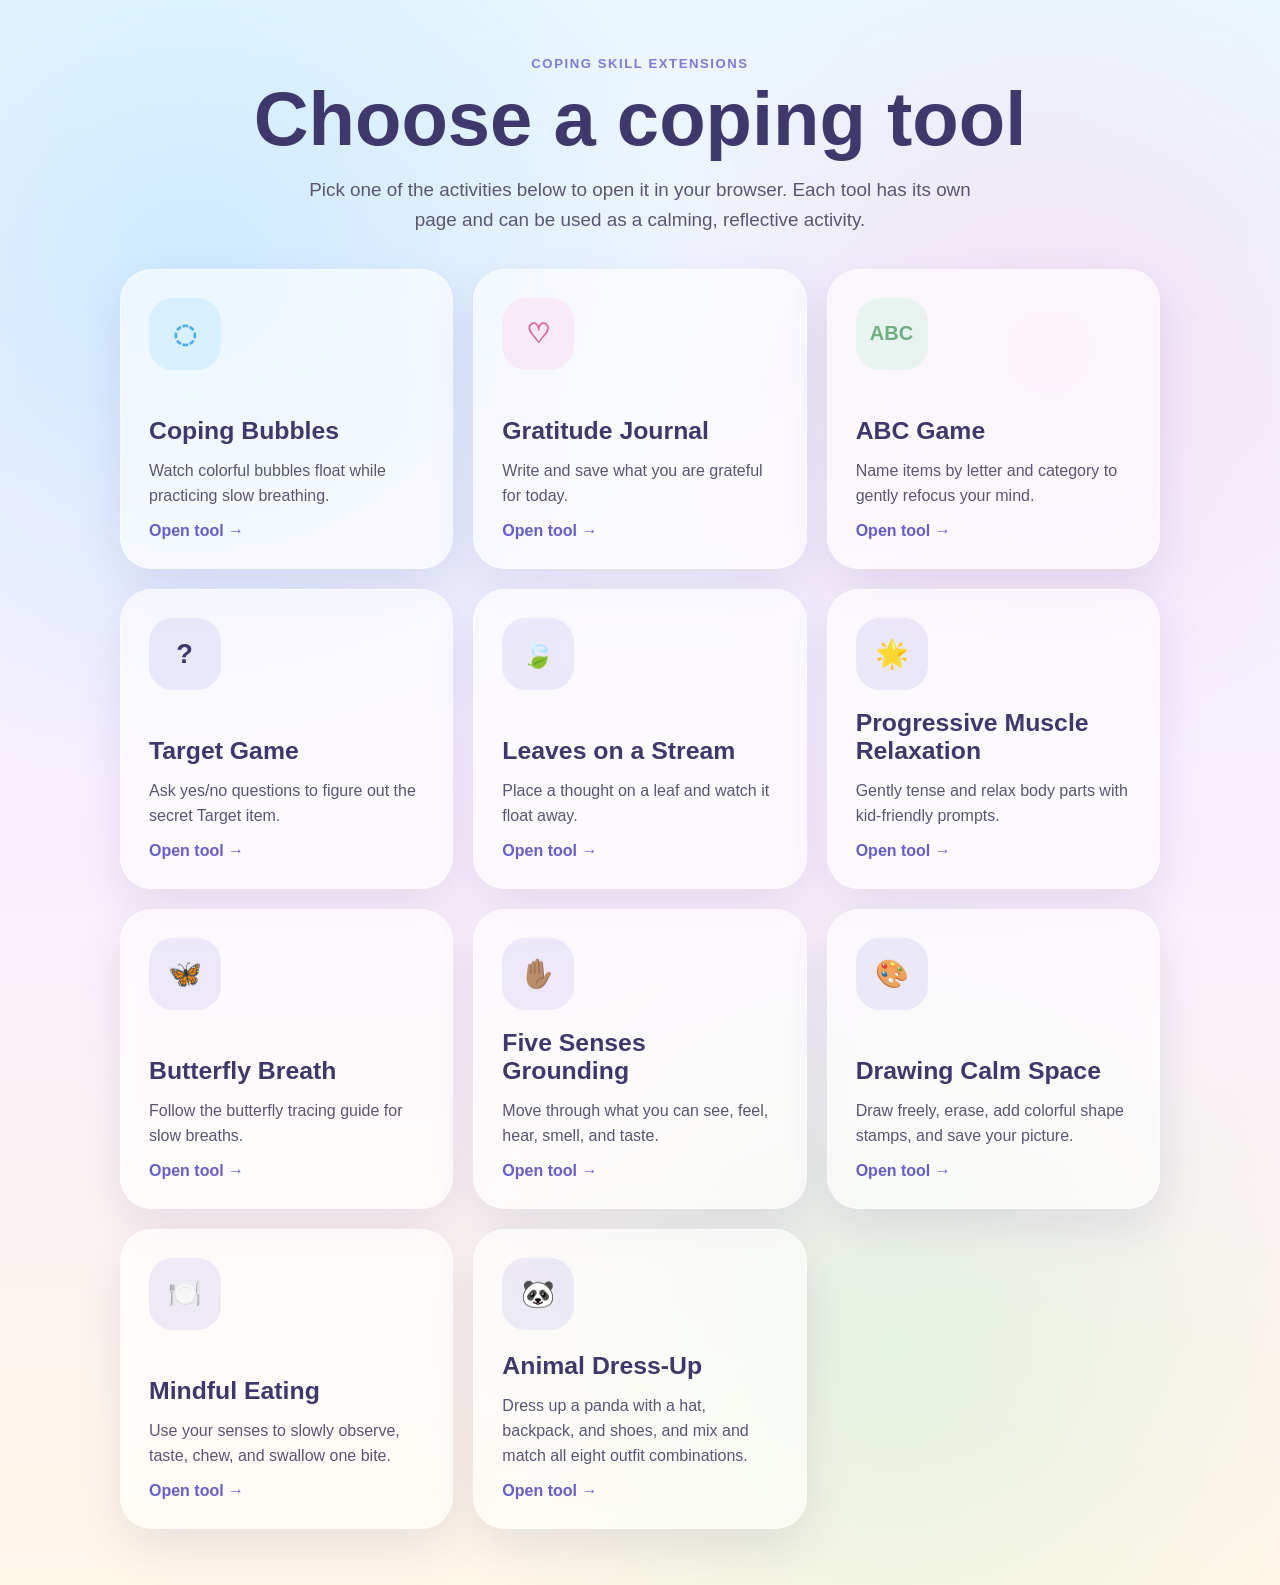
<file: index.html>
<!DOCTYPE html>
<html lang="en">
<head>
  <meta charset="UTF-8" />
  <meta name="viewport" content="width=device-width, initial-scale=1.0" />
  <title>Coping Tools Hub</title>
  <link rel="stylesheet" href="style.css" />
</head>
<body>
  <main class="hub">
    <section class="hero">
      <p class="eyebrow">Coping Skill Extensions</p>
      <h1>Choose a coping tool</h1>
      <p class="intro">Pick one of the activities below to open it in your browser. Each tool has its own page and can be used as a calming, reflective activity.</p>
    </section>

    <section class="tool-grid" aria-label="Available coping tools">
      <a class="tool-card bubbles" href="coping-bubbles/">
        <span class="icon">◌</span>
        <h2>Coping Bubbles</h2>
        <p>Watch colorful bubbles float while practicing slow breathing.</p>
        <span class="open-label">Open tool →</span>
      </a>

      <a class="tool-card gratitude" href="gratitude-journal/">
        <span class="icon">♡</span>
        <h2>Gratitude Journal</h2>
        <p>Write and save what you are grateful for today.</p>
        <span class="open-label">Open tool →</span>
      </a>

      <a class="tool-card abc" href="abc-game/">
        <span class="icon">ABC</span>
        <h2>ABC Game</h2>
        <p>Name items by letter and category to gently refocus your mind.</p>
        <span class="open-label">Open tool →</span>
      </a>

      <a class="tool-card target" href="target-game/">
        <span class="icon">?</span>
        <h2>Target Game</h2>
        <p>Ask yes/no questions to figure out the secret Target item.</p>
        <span class="open-label">Open tool →</span>
      </a>

      <a class="tool-card leaves" href="leaves-on-a-stream/">
        <span class="icon">🍃</span>
        <h2>Leaves on a Stream</h2>
        <p>Place a thought on a leaf and watch it float away.</p>
        <span class="open-label">Open tool →</span>
      </a>

      <a class="tool-card pmr" href="progressive-muscle-relaxation/">
        <span class="icon">🌟</span>
        <h2>Progressive Muscle Relaxation</h2>
        <p>Gently tense and relax body parts with kid-friendly prompts.</p>
        <span class="open-label">Open tool →</span>
      </a>

      <a class="tool-card butterfly" href="butterfly-breath/">
        <span class="icon">🦋</span>
        <h2>Butterfly Breath</h2>
        <p>Follow the butterfly tracing guide for slow breaths.</p>
        <span class="open-label">Open tool →</span>
      </a>

      <a class="tool-card senses" href="five-senses-grounding/">
        <span class="icon">✋🏽</span>
        <h2>Five Senses Grounding</h2>
        <p>Move through what you can see, feel, hear, smell, and taste.</p>
        <span class="open-label">Open tool →</span>
      </a>

      <a class="tool-card drawing" href="drawing-coloring/">
        <span class="icon">🎨</span>
        <h2>Drawing Calm Space</h2>
        <p>Draw freely, erase, add colorful shape stamps, and save your picture.</p>
        <span class="open-label">Open tool →</span>
      </a>

      <a class="tool-card mindful" href="mindful-eating/">
        <span class="icon">🍽️</span>
        <h2>Mindful Eating</h2>
        <p>Use your senses to slowly observe, taste, chew, and swallow one bite.</p>
        <span class="open-label">Open tool →</span>
      </a>

      <a class="tool-card dressup" href="animal-dress-up/">
        <span class="icon">🐼</span>
        <h2>Animal Dress-Up</h2>
        <p>Dress up a panda with a hat, backpack, and shoes, and mix and match all eight outfit combinations.</p>
        <span class="open-label">Open tool →</span>
      </a>
    </section>
  </main>

  <script src="script.js"></script>
</body>
</html>
</file>
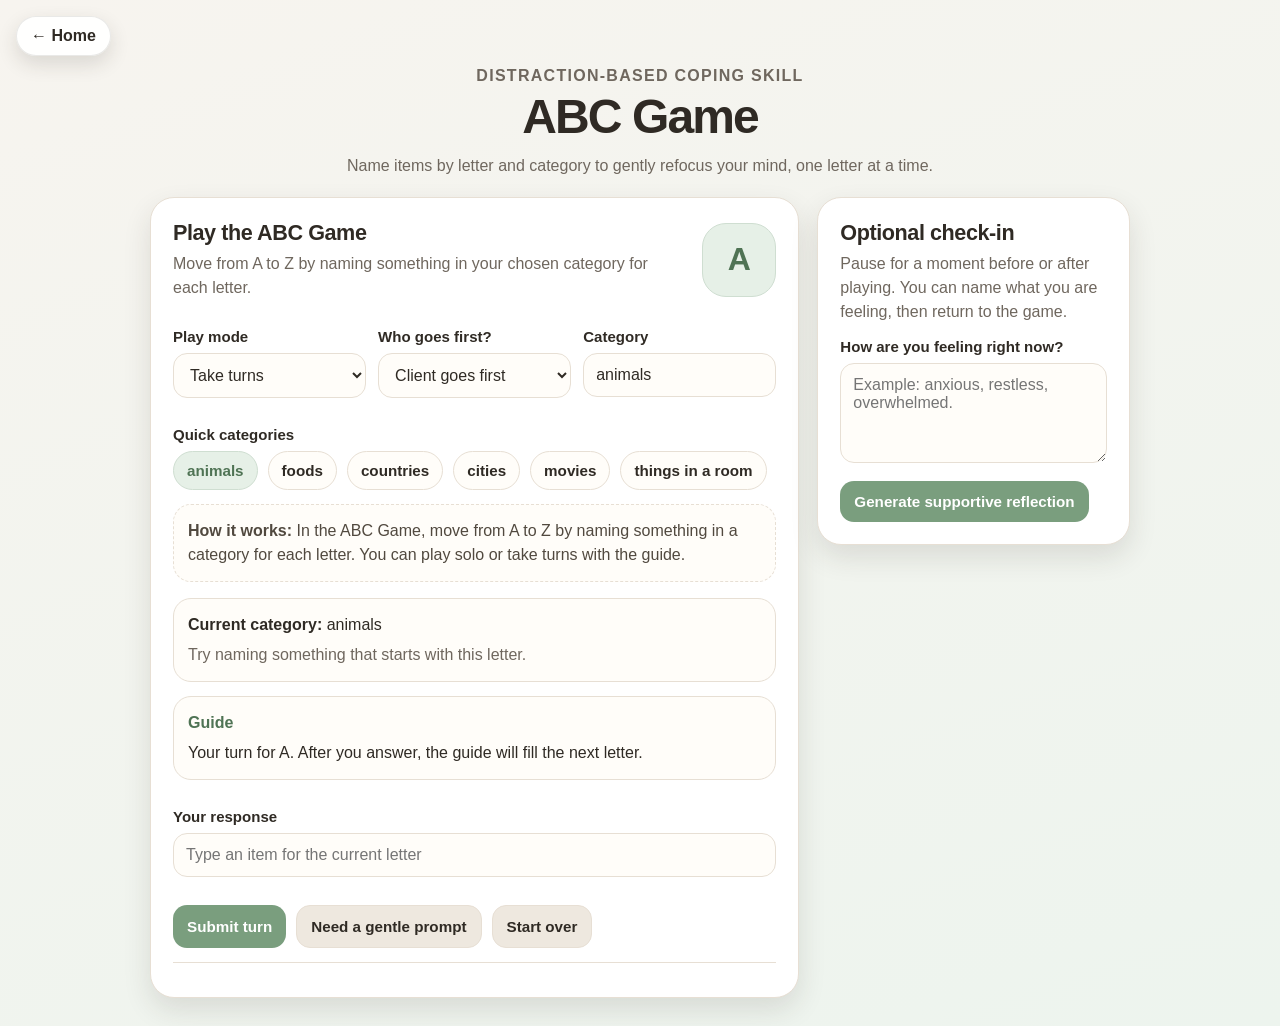
<file: abc-game/index.html>
<!DOCTYPE html>
<html lang="en">
<head>
  <meta charset="UTF-8" />
  <meta name="viewport" content="width=device-width, initial-scale=1.0" />
  <title>ABC Game</title>
  <link rel="stylesheet" href="style.css" />
</head>
<body>
  <a class="home-link" href="../" aria-label="Back to home page">← Home</a>

  <main class="app">
    <section class="header">
      <p class="eyebrow">Distraction-based coping skill</p>
      <h1>ABC Game</h1>
      <p>Name items by letter and category to gently refocus your mind, one letter at a time.</p>
    </section>

    <section class="grid">
      <section class="panel" aria-labelledby="gameTitle">
        <div class="panel-heading">
          <div>
            <h2 id="gameTitle">Play the ABC Game</h2>
            <p>Move from A to Z by naming something in your chosen category for each letter.</p>
          </div>
          <div class="letter" id="currentLetter">A</div>
        </div>

        <div class="controls" id="abcControls">
          <div class="field" id="modeField">
            <label for="mode">Play mode</label>
            <select id="mode">
              <option value="turns">Take turns</option>
              <option value="solo">Solo practice</option>
            </select>
          </div>
          <div class="field" id="firstTurnField">
            <label for="firstTurn">Who goes first?</label>
            <select id="firstTurn">
              <option value="client">Client goes first</option>
              <option value="buddy">Guide goes first</option>
            </select>
          </div>
          <div class="field" id="categoryField">
            <label for="category">Category</label>
            <input id="category" type="text" value="animals" placeholder="Examples: animals, foods, places" />
          </div>
        </div>

        <div class="field" id="quickCategoryField">
          <label>Quick categories</label>
          <div class="chips" id="quickCategories"></div>
        </div>

        <div class="helper" id="gameInstructions">
          <strong>How it works:</strong> In the ABC Game, move from A to Z by naming something in a category for each letter. You can play solo or take turns with the guide.
        </div>

        <div class="game-panel" id="gamePanel">
          <div class="letter-box" id="abcPanel">
            <div>
              <strong>Current category:</strong> <span id="currentCategory">animals</span>
              <p>Try naming something that starts with this letter.</p>
            </div>
          </div>

          <div class="guide-box" id="standardBuddyBox">
            <strong>Guide</strong>
            <div id="buddyMessage">Welcome in. Start us off: A is for…</div>
          </div>

          <div class="field" id="abcResponseField">
            <label for="response">Your response</label>
            <input id="response" type="text" placeholder="Type an item for the current letter" />
          </div>

          <div class="actions">
            <button class="primary" id="submitBtn">Submit turn</button>
            <button class="secondary" id="hintBtn">Need a gentle prompt</button>
            <button class="secondary" id="resetBtn">Start over</button>
          </div>

          <div class="status" id="statusBox"></div>
          <div class="log" id="log"></div>
        </div>
      </section>

      <section class="panel side-panel" aria-labelledby="reflectionTitle">
        <h2 id="reflectionTitle">Optional check-in</h2>
        <p>Pause for a moment before or after playing. You can name what you are feeling, then return to the game.</p>
        <div class="field">
          <label for="checkIn">How are you feeling right now?</label>
          <textarea id="checkIn" placeholder="Example: anxious, restless, overwhelmed."></textarea>
        </div>
        <div class="actions">
          <button class="primary" id="reflectBtn">Generate supportive reflection</button>
        </div>
        <div class="status" id="reflectionBox"></div>
      </section>
    </section>
  </main>

  <script src="script.js"></script>
</body>
</html>
</file>
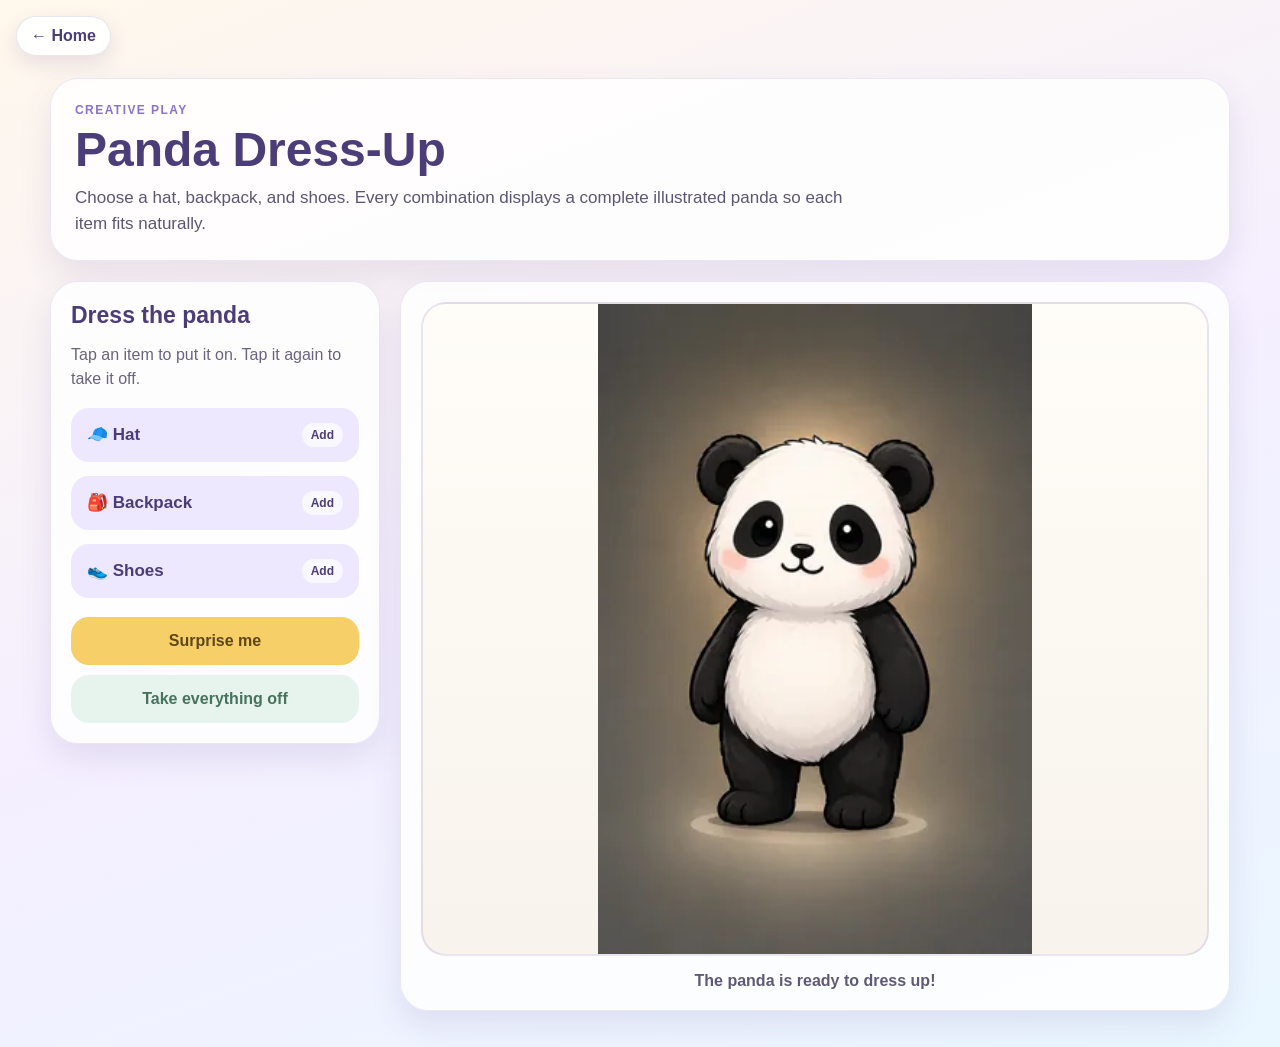
<file: animal-dress-up/index.html>
<!doctype html>
<html lang="en">
<head>
  <meta charset="utf-8">
  <meta name="viewport" content="width=device-width,initial-scale=1">
  <title>Panda Dress-Up</title>
  <style>
    *{box-sizing:border-box}html,body{margin:0;min-height:100%}
    body{padding:0 0 36px;font-family:Arial,Helvetica,sans-serif;color:#352f48;background:linear-gradient(160deg,#fff8ec 0%,#f5efff 50%,#eaf7ff 100%)}
    .home{position:fixed;top:16px;left:16px;z-index:10;display:inline-flex;padding:10px 14px;border:1px solid rgba(91,75,138,.14);border-radius:999px;background:rgba(255,255,255,.94);color:#4b3d78;text-decoration:none;font-weight:800;box-shadow:0 8px 20px rgba(91,75,138,.14)}
    .app{width:min(1180px,calc(100vw - 32px));margin:0 auto;padding-top:78px}
    .hero,.controls,.stage{border:1px solid rgba(136,115,201,.16);background:rgba(255,255,255,.82);box-shadow:0 14px 32px rgba(91,75,138,.12)}
    .hero{margin-bottom:20px;padding:24px;border-radius:28px}.eyebrow{margin:0 0 8px;color:#8873c9;font-size:12px;font-weight:800;letter-spacing:.12em;text-transform:uppercase}
    h1,h2,p{margin-top:0}h1{margin-bottom:10px;color:#4b3d78;font-size:clamp(30px,4vw,48px);line-height:1.05}.hero p:last-child{max-width:780px;margin-bottom:0;color:#5c5672;font-size:17px;line-height:1.5}
    .workspace{display:grid;grid-template-columns:330px minmax(0,1fr);gap:20px;align-items:start}.controls,.stage{border-radius:28px}.controls{display:grid;gap:14px;padding:20px}.controls h2{margin-bottom:0;color:#4b3d78;font-size:23px}.instructions{margin-bottom:4px;color:#6a637c;line-height:1.45}
    button{width:100%;border:0;border-radius:18px;padding:15px 16px;background:#eee8ff;color:#4b3d78;font:inherit;font-weight:800;cursor:pointer;transition:transform 120ms ease,background 150ms ease,box-shadow 150ms ease}button:hover{background:#e1d8ff}button:active{transform:scale(.98)}
    .item{display:flex;align-items:center;justify-content:space-between;text-align:left;font-size:17px}.item::after{content:"Add";padding:5px 9px;border-radius:999px;background:rgba(255,255,255,.7);font-size:12px}.item[aria-pressed="true"]{background:#8873c9;color:#fff;box-shadow:0 8px 18px rgba(136,115,201,.28)}.item[aria-pressed="true"]::after{content:"On";color:#4b3d78}
    .actions{display:grid;gap:10px;margin-top:5px}#surprise{background:#f7cf68;color:#5f4719}#surprise:hover{background:#f2c44c}.secondary{background:#e7f4ee;color:#47735d}
    .stage{padding:20px}.frame{display:grid;place-items:center;min-height:650px;overflow:hidden;border:2px solid rgba(136,115,201,.18);border-radius:25px;background:linear-gradient(180deg,#fffdf8,#f8f3ec)}
    #panda{display:block;width:100%;height:650px;object-fit:contain;opacity:1;transform:scale(1);transition:opacity 110ms ease,transform 110ms ease}#panda.changing{opacity:.2;transform:scale(.985)}#message{margin:16px 0 0;text-align:center;color:#5f5975;font-size:16px;font-weight:700}
    @media(max-width:880px){.workspace{grid-template-columns:1fr}.controls{grid-template-columns:repeat(3,minmax(0,1fr))}.controls h2,.instructions,.actions{grid-column:1/-1}}
    @media(max-width:620px){.app{width:min(100vw - 18px,1180px);padding-top:72px}.home{top:10px;left:10px;padding:8px 11px;font-size:.84rem}.hero,.controls,.stage,.frame{border-radius:20px}.controls{grid-template-columns:1fr}.controls h2,.instructions,.actions{grid-column:auto}.frame{min-height:470px}#panda{height:470px}}
  </style>
</head>
<body>
  <a class="home" href="../">← Home</a>
  <main class="app">
    <header class="hero">
      <p class="eyebrow">Creative Play</p>
      <h1>Panda Dress-Up</h1>
      <p>Choose a hat, backpack, and shoes. Every combination displays a complete illustrated panda so each item fits naturally.</p>
    </header>
    <section class="workspace">
      <aside class="controls" aria-label="Panda dress-up controls">
        <h2>Dress the panda</h2>
        <p class="instructions">Tap an item to put it on. Tap it again to take it off.</p>
        <button class="item" data-item="hat" aria-pressed="false" type="button"><span>🧢 Hat</span></button>
        <button class="item" data-item="backpack" aria-pressed="false" type="button"><span>🎒 Backpack</span></button>
        <button class="item" data-item="shoes" aria-pressed="false" type="button"><span>👟 Shoes</span></button>
        <div class="actions">
          <button id="surprise" type="button">Surprise me</button>
          <button id="reset" class="secondary" type="button">Take everything off</button>
        </div>
      </aside>
      <section class="stage" aria-live="polite">
        <div class="frame"><img id="panda" alt="Panda without dress-up items"></div>
        <p id="message">The panda is ready to dress up!</p>
      </section>
    </section>
  </main>

  <script src="states/fixed-none.js?v=3"></script>
  <script src="states/fixed-hat.js?v=3"></script>
  <script src="states/fixed-e.js?v=3"></script>
  <script src="states/fixed-f.js?v=3"></script>
  <script src="states/fixed-g.js?v=3"></script>
  <script>
    const selected={hat:false,backpack:false,shoes:false};
    const panda=document.getElementById('panda');
    const message=document.getElementById('message');
    const buttons=[...document.querySelectorAll('.item')];

    function stateKey(){
      const active=Object.keys(selected).filter(item=>selected[item]);
      if(active.length===0)return 'none';
      if(active.length===3)return 'all';
      return active.join('-');
    }

    function statusText(){
      const active=Object.keys(selected).filter(item=>selected[item]);
      if(active.length===0)return 'The panda is ready to dress up!';
      if(active.length===1)return `The panda is wearing the ${active[0]}!`;
      if(active.length===2)return `The panda is wearing the ${active[0]} and ${active[1]}!`;
      return 'The panda is wearing the hat, backpack, and shoes!';
    }

    function render(firstLoad=false){
      buttons.forEach(button=>button.setAttribute('aria-pressed',String(selected[button.dataset.item])));
      const update=()=>{
        const key=stateKey();
        const source=window.PANDA_STATES&&window.PANDA_STATES[key];
        if(!source){
          message.textContent='That outfit image could not load. Please try another option.';
          panda.classList.remove('changing');
          return;
        }
        panda.src=source;
        panda.alt=statusText();
        message.textContent=statusText();
        panda.classList.remove('changing');
      };
      if(firstLoad)update();else{panda.classList.add('changing');window.setTimeout(update,110)}
    }

    panda.addEventListener('error',()=>{
      Object.keys(selected).forEach(item=>selected[item]=false);
      buttons.forEach(button=>button.setAttribute('aria-pressed','false'));
      panda.src=window.PANDA_STATES.none;
      message.textContent='The outfit image was reset because it could not load.';
      panda.classList.remove('changing');
    });

    Object.values(window.PANDA_STATES||{}).forEach(src=>{const image=new Image();image.src=src});
    buttons.forEach(button=>button.addEventListener('click',()=>{selected[button.dataset.item]=!selected[button.dataset.item];render()}));
    document.getElementById('reset').addEventListener('click',()=>{Object.keys(selected).forEach(item=>selected[item]=false);render()});
    document.getElementById('surprise').addEventListener('click',()=>{
      Object.keys(selected).forEach(item=>selected[item]=Math.random()<.5);
      if(!Object.values(selected).some(Boolean)){const choices=Object.keys(selected);selected[choices[Math.floor(Math.random()*choices.length)]]=true}
      render();
    });
    render(true);
  </script>
</body>
</html>
</file>
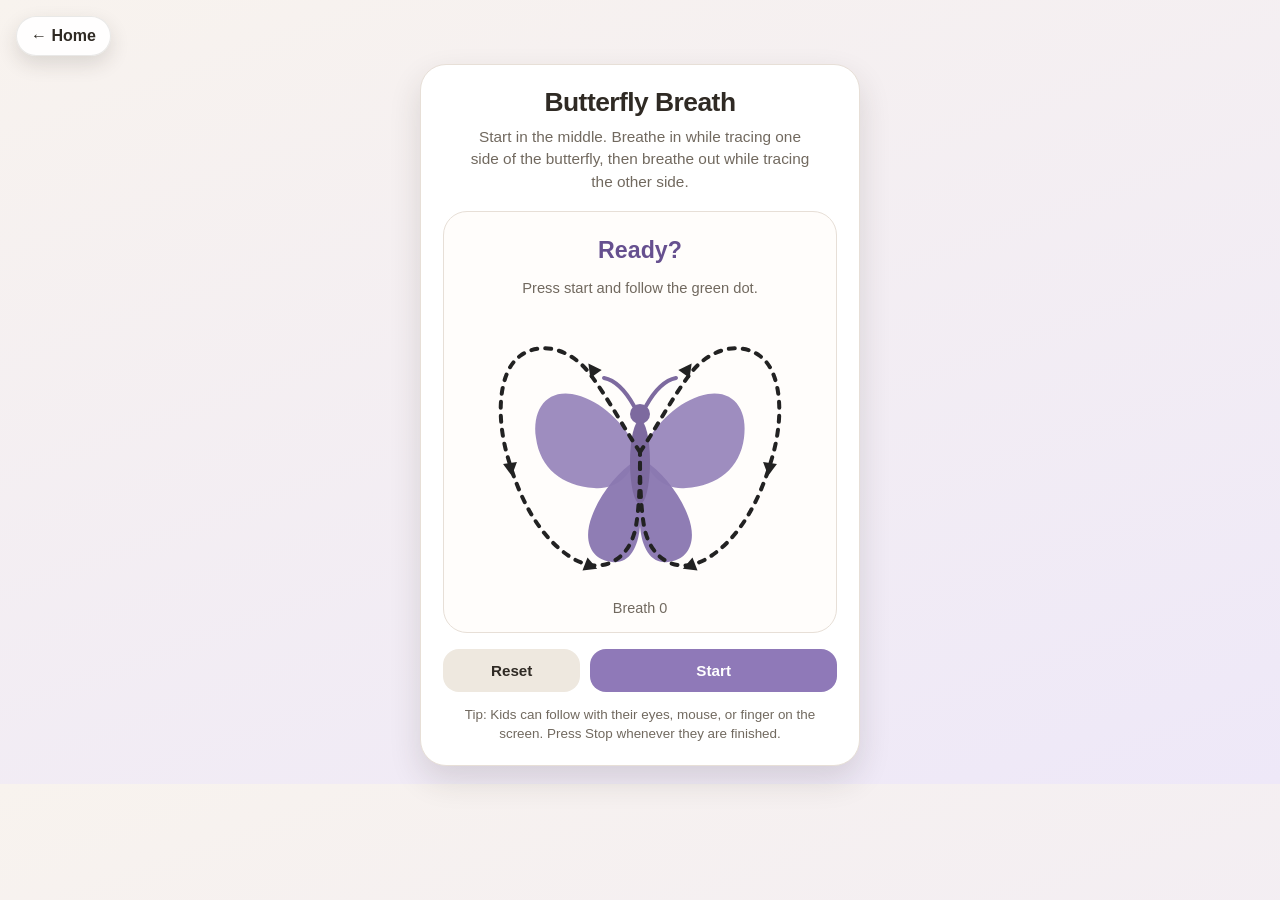
<file: butterfly-breath/index.html>
<!DOCTYPE html>
<html lang="en">
<head>
  <meta charset="UTF-8" />
  <meta name="viewport" content="width=device-width, initial-scale=1.0" />
  <title>Butterfly Breath</title>
  <style>
    :root{--bg:#f8f3ee;--card:#fff;--text:#2f2a24;--muted:#71695f;--accent:#8f79b8;--accent-dark:#66508f;--green:#5f8f74;--border:#e7dfd7;--shadow:0 14px 32px rgba(47,42,36,.14)}*{box-sizing:border-box}body{margin:0;min-width:370px;min-height:540px;font-family:Arial,Helvetica,sans-serif;background:linear-gradient(160deg,var(--bg) 0%,#eee8f8 100%);color:var(--text);display:flex;align-items:center;justify-content:center;padding:64px 18px 18px}.home-link{position:fixed;top:16px;left:16px;z-index:9999;display:inline-flex;align-items:center;padding:10px 14px;border-radius:999px;background:rgba(255,255,255,.92);color:#2f2a24;text-decoration:none;font-weight:800;box-shadow:0 8px 20px rgba(47,42,36,.14);border:1px solid rgba(47,42,36,.1)}.app{width:100%;max-width:440px;background:var(--card);border:1px solid var(--border);border-radius:26px;box-shadow:var(--shadow);padding:22px;text-align:center}h1{margin:0 0 8px;font-size:1.65rem;letter-spacing:-.02em}.intro{margin:0 auto 18px;color:var(--muted);font-size:.96rem;line-height:1.45;max-width:340px}.breath-card{border:1px solid var(--border);border-radius:24px;background:#fffdfb;padding:18px 12px 16px;margin-bottom:16px}.prompt{min-height:42px;display:flex;align-items:center;justify-content:center;font-size:1.45rem;font-weight:800;color:var(--accent-dark);margin-bottom:8px}.subprompt{min-height:24px;color:var(--muted);font-size:.92rem;margin-bottom:8px}.butterfly-wrap{width:100%;display:flex;justify-content:center;margin:4px 0 8px}svg{width:320px;max-width:100%;height:auto;overflow:visible}.wing-fill{fill:#9b89bd;opacity:.96}.wing-fill-dark{fill:#8b78b1;opacity:.96}.body{fill:#7d6a9f}.antenna{fill:none;stroke:#7d6a9f;stroke-width:4;stroke-linecap:round}.guide{fill:none;stroke:#222;stroke-width:4;stroke-linecap:round;stroke-linejoin:round;stroke-dasharray:6 8;opacity:1}.arrow{fill:#222;opacity:1}.trace-dot{fill:var(--green);filter:drop-shadow(0 4px 8px rgba(95,143,116,.35));opacity:0}.progress-text{color:var(--muted);font-size:.9rem;margin-top:4px}.buttons{display:flex;gap:10px}button{border:0;border-radius:16px;padding:13px 14px;cursor:pointer;font-weight:800;font-size:.95rem;transition:transform 120ms ease,background 120ms ease,opacity 120ms ease}button:active{transform:scale(.98)}.secondary{background:#eee8df;color:var(--text);flex:1}.primary{background:var(--accent);color:#fff;flex:2}.primary:hover{background:var(--accent-dark)}.primary.stop{background:#9b6a70}.primary.stop:hover{background:#81545a}.note{margin:14px 4px 0;color:var(--muted);font-size:.84rem;line-height:1.4}@media(max-width:600px){body{padding-top:72px}.home-link{top:10px;left:10px;padding:8px 11px;font-size:.84rem}}
  </style>
</head>
<body>
  <a class="home-link" href="../" aria-label="Back to home page">← Home</a>
  <main class="app"><h1>Butterfly Breath</h1><p class="intro">Start in the middle. Breathe in while tracing one side of the butterfly, then breathe out while tracing the other side.</p><section class="breath-card" aria-live="polite"><div class="prompt" id="prompt">Ready?</div><div class="subprompt" id="subprompt">Press start and follow the green dot.</div><div class="butterfly-wrap"><svg viewBox="0 0 320 280" role="img" aria-label="Purple butterfly breathing guide"><path class="wing-fill" d="M156 134 C140 106 116 86 92 82 C66 78 52 98 56 126 C60 156 82 174 114 176 C136 178 150 164 156 146 C158 140 158 136 156 134 Z"/><path class="wing-fill" d="M164 134 C180 106 204 86 228 82 C254 78 268 98 264 126 C260 156 238 174 206 176 C184 178 170 164 164 146 C162 140 162 136 164 134 Z"/><path class="wing-fill-dark" d="M156 148 C138 160 120 182 112 204 C102 230 112 248 132 250 C148 252 158 238 160 214 C161 190 160 166 156 148 Z"/><path class="wing-fill-dark" d="M164 148 C182 160 200 182 208 204 C218 230 208 248 188 250 C172 252 162 238 160 214 C159 190 160 166 164 148 Z"/><ellipse class="body" cx="160" cy="150" rx="10" ry="42"/><circle class="body" cx="160" cy="102" r="10"/><path class="antenna" d="M154 94 C144 76 134 68 124 66"/><path class="antenna" d="M166 94 C176 76 186 68 196 66"/><path id="leftTrace" class="guide" d="M160 140 C145 118 128 86 110 62 C92 38 62 28 40 44 C18 60 16 106 28 146 C40 188 60 226 92 246 C122 264 150 248 156 214 C160 190 160 162 160 140"/><path id="rightTrace" class="guide" d="M160 140 C175 118 192 86 210 62 C228 38 258 28 280 44 C302 60 304 106 292 146 C280 188 260 226 228 246 C198 264 170 248 164 214 C160 190 160 162 160 140"/><polygon class="arrow" points="0,-7 13,0 0,7" transform="translate(116 62) rotate(-126)"/><polygon class="arrow" points="0,-7 13,0 0,7" transform="translate(30 151) rotate(82)"/><polygon class="arrow" points="0,-7 13,0 0,7" transform="translate(105 252) rotate(21)"/><polygon class="arrow" points="0,-7 13,0 0,7" transform="translate(204 62) rotate(-54)"/><polygon class="arrow" points="0,-7 13,0 0,7" transform="translate(290 151) rotate(98)"/><polygon class="arrow" points="0,-7 13,0 0,7" transform="translate(215 252) rotate(159)"/><circle id="traceDot" class="trace-dot" r="8" cx="160" cy="140"/></svg></div><div class="progress-text" id="progressText">Breath 0</div></section><div class="buttons"><button class="secondary" id="resetBtn">Reset</button><button class="primary" id="startStopBtn">Start</button></div><p class="note">Tip: Kids can follow with their eyes, mouse, or finger on the screen. Press Stop whenever they are finished.</p></main>
  <script>
    const leftTrace=document.getElementById('leftTrace'),rightTrace=document.getElementById('rightTrace'),traceDot=document.getElementById('traceDot'),prompt=document.getElementById('prompt'),subprompt=document.getElementById('subprompt'),progressText=document.getElementById('progressText'),startStopBtn=document.getElementById('startStopBtn'),resetBtn=document.getElementById('resetBtn');const SPEED_PX_PER_SEC=110,pauseMs=400;let running=false,timeoutId=null,animationFrameId=null,breathCount=0;function moveDotToPath(pathEl,progress){const length=pathEl.getTotalLength(),point=pathEl.getPointAtLength(length*progress);traceDot.setAttribute('cx',point.x);traceDot.setAttribute('cy',point.y)}function getDurationFromPath(pathEl){return pathEl.getTotalLength()/SPEED_PX_PER_SEC*1000}function animateAlongPath(pathEl){return new Promise(resolve=>{const duration=getDurationFromPath(pathEl),start=performance.now();function frame(now){if(!running){resolve();return}const progress=Math.min((now-start)/duration,1);moveDotToPath(pathEl,progress);if(progress<1){animationFrameId=requestAnimationFrame(frame)}else{resolve()}}animationFrameId=requestAnimationFrame(frame)})}function wait(ms){return new Promise(resolve=>{timeoutId=setTimeout(resolve,ms)})}function setButtonToStart(){startStopBtn.textContent='Start';startStopBtn.classList.remove('stop');startStopBtn.disabled=false}function setButtonToStop(){startStopBtn.textContent='Stop';startStopBtn.classList.add('stop');startStopBtn.disabled=false}function resetVisuals(){running=false;clearTimeout(timeoutId);cancelAnimationFrame(animationFrameId);breathCount=0;traceDot.style.opacity='0';traceDot.setAttribute('cx',160);traceDot.setAttribute('cy',140);prompt.textContent='Ready?';subprompt.textContent='Press start and follow the green dot.';progressText.textContent='Breath 0';setButtonToStart()}async function beginBreathing(){if(running)return;running=true;setButtonToStop();traceDot.style.opacity='1';while(running){breathCount++;progressText.textContent=`Breath ${breathCount}`;prompt.textContent='Breathe in';subprompt.textContent='Start in the middle and trace the left side.';traceDot.setAttribute('cx',160);traceDot.setAttribute('cy',140);await animateAlongPath(leftTrace);if(!running)break;await wait(pauseMs);if(!running)break;prompt.textContent='Breathe out';subprompt.textContent='Cross through the middle and trace the right side.';traceDot.setAttribute('cx',160);traceDot.setAttribute('cy',140);await animateAlongPath(rightTrace);if(!running)break;await wait(pauseMs)}prompt.textContent='Paused';subprompt.textContent='Press start when you are ready to continue.';traceDot.style.opacity='0';setButtonToStart()}function stopBreathing(){running=false;clearTimeout(timeoutId);cancelAnimationFrame(animationFrameId)}startStopBtn.addEventListener('click',()=>{running?stopBreathing():beginBreathing()});resetBtn.addEventListener('click',resetVisuals);resetVisuals();
  </script>
</body>
</html>
</file>
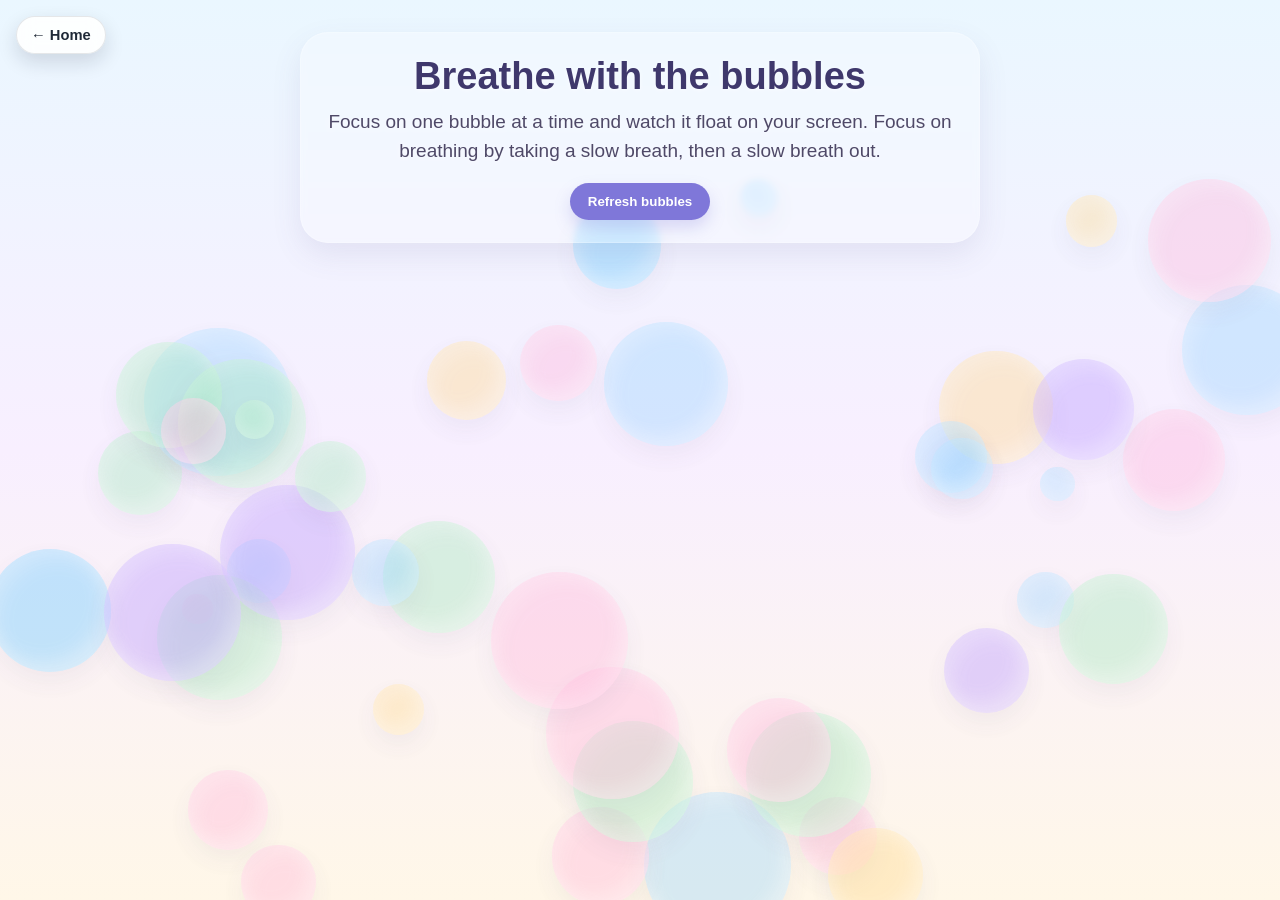
<file: coping-bubbles/index.html>
<!DOCTYPE html>
<html lang="en">
<head>
  <meta charset="UTF-8" />
  <meta name="viewport" content="width=device-width, initial-scale=1.0" />
  <title>Coping Bubbles</title>
  <link rel="stylesheet" href="style.css" />

  <style>
    .home-link {
      position: fixed;
      top: 16px;
      left: 16px;
      z-index: 9999;
      display: inline-flex;
      align-items: center;
      gap: 6px;
      padding: 10px 14px;
      border-radius: 999px;
      background: rgba(255, 255, 255, 0.9);
      color: #1f2937;
      text-decoration: none;
      font-family: Arial, Helvetica, sans-serif;
      font-size: 0.92rem;
      font-weight: 700;
      box-shadow: 0 8px 20px rgba(15, 23, 42, 0.14);
      border: 1px solid rgba(15, 23, 42, 0.1);
      backdrop-filter: blur(8px);
    }
    .home-link:hover {
      transform: translateY(-1px);
      box-shadow: 0 10px 24px rgba(15, 23, 42, 0.18);
    }
    @media (max-width: 600px) {
      .home-link {
        top: 10px;
        left: 10px;
        padding: 8px 11px;
        font-size: 0.84rem;
      }
    }
  </style>
</head>
<body>
  <a class="home-link" href="../" aria-label="Back to home page">← Home</a>

  <main class="screen">
    <section class="calm-card" aria-label="Coping skill instructions">
      <h1>Breathe with the bubbles</h1>
      <p>Focus on one bubble at a time and watch it float on your screen. Focus on breathing by taking a slow breath, then a slow breath out.</p>
      <button id="resetButton" type="button">Refresh bubbles</button>
    </section>

    <div id="bubbleContainer" aria-hidden="true"></div>
  </main>

  <script src="script.js"></script>
</body>
</html>
</file>
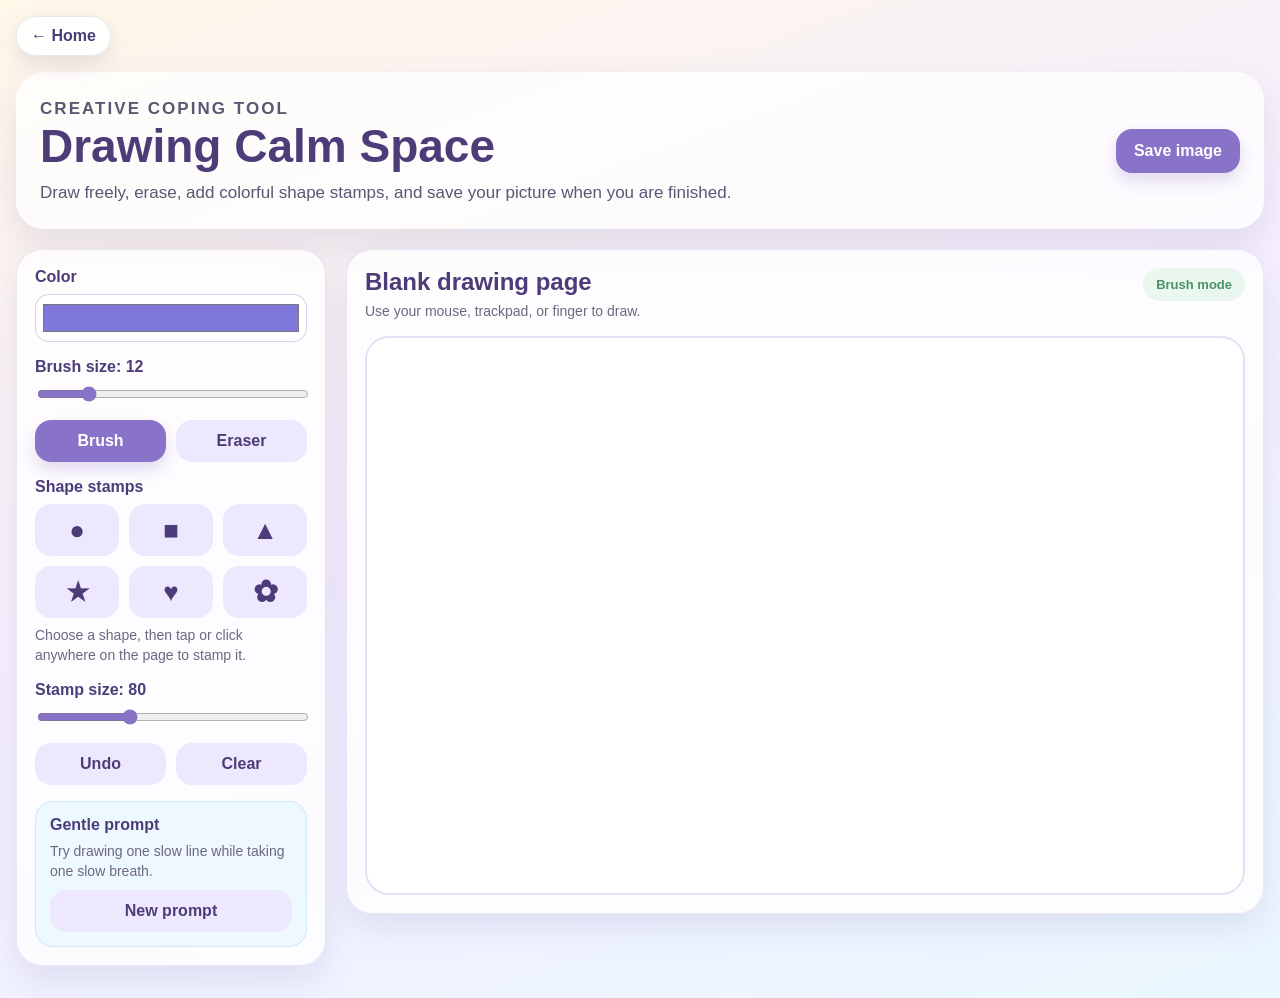
<file: drawing-coloring/index.html>
<!DOCTYPE html>
<html lang="en">
<head>
  <meta charset="UTF-8" />
  <meta name="viewport" content="width=device-width, initial-scale=1.0" />
  <title>Drawing Calm Space</title>
  <link rel="stylesheet" href="style.css" />
</head>
<body>
  <a class="home-link" href="../" aria-label="Back to home page">← Home</a>

  <main class="app">
    <section class="hero">
      <div>
        <p class="eyebrow">Creative Coping Tool</p>
        <h1>Drawing Calm Space</h1>
        <p>Draw freely, erase, add colorful shape stamps, and save your picture when you are finished.</p>
      </div>
      <button id="saveButton" class="save-button" type="button">Save image</button>
    </section>

    <section class="workspace" aria-label="Drawing workspace">
      <aside class="toolbar" aria-label="Drawing tools">
        <div class="tool-group">
          <label for="colorPicker">Color</label>
          <input id="colorPicker" type="color" value="#7f77d9" />
        </div>

        <div class="tool-group">
          <label for="brushSize">Brush size: <span id="brushSizeLabel">12</span></label>
          <input id="brushSize" type="range" min="2" max="60" value="12" />
        </div>

        <div class="tool-buttons" role="group" aria-label="Brush mode">
          <button id="brushButton" class="active" type="button">Brush</button>
          <button id="eraserButton" type="button">Eraser</button>
        </div>

        <div class="tool-group">
          <label>Shape stamps</label>
          <div class="stamp-grid" role="group" aria-label="Choose a shape stamp">
            <button class="stamp-button" data-shape="circle" type="button" aria-label="Circle stamp">●</button>
            <button class="stamp-button" data-shape="square" type="button" aria-label="Square stamp">■</button>
            <button class="stamp-button" data-shape="triangle" type="button" aria-label="Triangle stamp">▲</button>
            <button class="stamp-button" data-shape="star" type="button" aria-label="Star stamp">★</button>
            <button class="stamp-button" data-shape="heart" type="button" aria-label="Heart stamp">♥</button>
            <button class="stamp-button flower-icon" data-shape="flower" type="button" aria-label="Flower stamp">✿</button>
          </div>
          <p class="hint">Choose a shape, then tap or click anywhere on the page to stamp it.</p>
        </div>

        <div class="tool-group">
          <label for="stampSize">Stamp size: <span id="stampSizeLabel">80</span></label>
          <input id="stampSize" type="range" min="30" max="180" value="80" />
        </div>

        <div class="tool-buttons" role="group" aria-label="Canvas actions">
          <button id="undoButton" type="button">Undo</button>
          <button id="clearButton" type="button">Clear</button>
        </div>

        <div class="tool-group calm-note">
          <strong>Gentle prompt</strong>
          <p id="promptText">Try drawing one slow line while taking one slow breath.</p>
          <button id="promptButton" class="secondary-full" type="button">New prompt</button>
        </div>
      </aside>

      <section class="canvas-panel">
        <div class="canvas-header">
          <div>
            <h2>Blank drawing page</h2>
            <p id="canvasHelp">Use your mouse, trackpad, or finger to draw.</p>
          </div>
          <div class="mode-pill" id="modePill">Brush mode</div>
        </div>
        <div class="canvas-wrap">
          <canvas id="drawingCanvas" width="1200" height="760" aria-label="Drawing canvas"></canvas>
        </div>
      </section>
    </section>
  </main>

  <script src="script.js"></script>
</body>
</html>
</file>
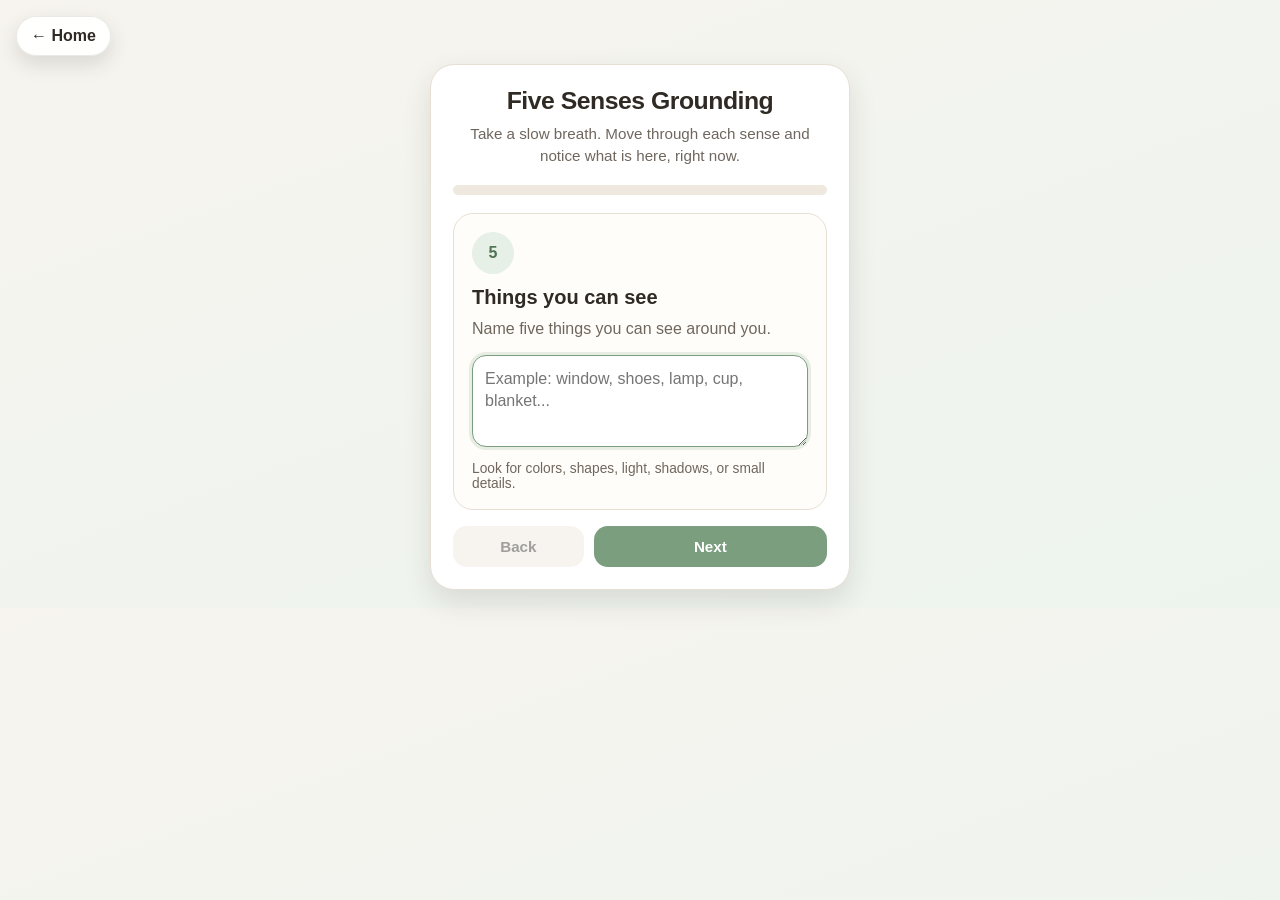
<file: five-senses-grounding/index.html>
<!DOCTYPE html>
<html lang="en">
<head>
  <meta charset="UTF-8" />
  <meta name="viewport" content="width=device-width, initial-scale=1.0" />
  <title>Five Senses Grounding</title>
  <style>
    :root{--bg:#f7f4ef;--card:#fff;--text:#2f2a24;--muted:#6f675e;--accent:#7a9e7e;--accent-dark:#4f7354;--border:#e7dfd4;--shadow:0 12px 28px rgba(47,42,36,.12)}*{box-sizing:border-box}body{margin:0;min-width:340px;min-height:480px;font-family:Arial,Helvetica,sans-serif;background:linear-gradient(160deg,#f7f4ef 0%,#edf4ee 100%);color:var(--text);display:flex;align-items:center;justify-content:center;padding:64px 18px 18px}.home-link{position:fixed;top:16px;left:16px;z-index:9999;display:inline-flex;align-items:center;padding:10px 14px;border-radius:999px;background:rgba(255,255,255,.92);color:#2f2a24;text-decoration:none;font-weight:800;box-shadow:0 8px 20px rgba(47,42,36,.14);border:1px solid rgba(47,42,36,.1)}.app{width:100%;max-width:420px;background:var(--card);border:1px solid var(--border);border-radius:24px;box-shadow:var(--shadow);padding:22px}.header{text-align:center;margin-bottom:18px}.header h1{font-size:1.55rem;margin:0 0 8px;letter-spacing:-.02em}.header p{margin:0;color:var(--muted);font-size:.95rem;line-height:1.45}.progress-wrap{margin:18px 0;height:10px;background:#eee8df;border-radius:999px;overflow:hidden}.progress{height:100%;width:0%;background:var(--accent);border-radius:999px;transition:width 250ms ease}.step-card{border:1px solid var(--border);border-radius:20px;padding:18px;background:#fffdf9;min-height:245px}.step-number{display:inline-flex;align-items:center;justify-content:center;width:42px;height:42px;border-radius:50%;background:#e6f0e7;color:var(--accent-dark);font-weight:700;margin-bottom:12px}.step-title{font-size:1.25rem;margin:0 0 8px}.prompt{color:var(--muted);line-height:1.5;margin:0 0 14px}textarea{width:100%;min-height:92px;resize:vertical;border:1px solid var(--border);border-radius:14px;padding:12px;font:inherit;color:var(--text);background:#fff;outline:none;line-height:1.4}textarea:focus{border-color:var(--accent);box-shadow:0 0 0 3px rgba(122,158,126,.18)}.hint{margin-top:10px;font-size:.86rem;color:var(--muted)}.buttons{display:flex;gap:10px;margin-top:16px}button{border:0;border-radius:14px;padding:12px 14px;cursor:pointer;font-weight:700;font-size:.95rem;transition:transform 120ms ease,opacity 120ms ease}button:active{transform:scale(.98)}.secondary{background:#eee8df;color:var(--text);flex:1}.primary{background:var(--accent);color:#fff;flex:2}.primary:hover{background:var(--accent-dark)}.secondary:disabled{opacity:.45;cursor:not-allowed}.summary{display:none}.summary h2{margin:0 0 10px;font-size:1.35rem}.summary p{color:var(--muted);line-height:1.5}.summary-list{padding:0;margin:14px 0;list-style:none}.summary-list li{border:1px solid var(--border);border-radius:14px;padding:10px;margin-bottom:8px;background:#fffdf9;line-height:1.4}.breath{text-align:center;margin:14px 0 2px;color:var(--accent-dark);font-weight:700}@media(max-width:600px){body{padding-top:72px}.home-link{top:10px;left:10px;padding:8px 11px;font-size:.84rem}}
  </style>
</head>
<body>
  <a class="home-link" href="../" aria-label="Back to home page">← Home</a>
  <main class="app" aria-live="polite"><section class="header"><h1>Five Senses Grounding</h1><p>Take a slow breath. Move through each sense and notice what is here, right now.</p></section><div class="progress-wrap" aria-label="Progress"><div class="progress" id="progress"></div></div><section class="step-card" id="guide"><div class="step-number" id="stepNumber">5</div><h2 class="step-title" id="stepTitle">Things you can see</h2><p class="prompt" id="prompt">Name five things you can see around you.</p><textarea id="response" placeholder="Example: window, shoes, lamp..."></textarea><div class="hint" id="hint">There is no wrong answer. Just notice what is around you.</div></section><section class="summary" id="summary"><h2>You made it through.</h2><p>Look at what you noticed. Your body and mind are here in this moment.</p><ul class="summary-list" id="summaryList"></ul><div class="breath">Take one more slow breath.</div></section><div class="buttons"><button class="secondary" id="backBtn" disabled>Back</button><button class="primary" id="nextBtn">Next</button></div></main>
  <script>
    const steps=[{count:5,title:'Things you can see',prompt:'Name five things you can see around you.',placeholder:'Example: window, shoes, lamp, cup, blanket...',hint:'Look for colors, shapes, light, shadows, or small details.'},{count:4,title:'Things you can feel',prompt:'Name four things you can physically feel.',placeholder:'Example: feet on floor, chair under me...',hint:'Notice texture, temperature, pressure, or weight.'},{count:3,title:'Things you can hear',prompt:'Name three things you can hear.',placeholder:'Example: air conditioner, typing, birds...',hint:'Sounds can be loud, quiet, near, or far away.'},{count:2,title:'Things you can smell',prompt:'Name two things you can smell.',placeholder:'Example: coffee, soap...',hint:'If you cannot smell much, name two smells you like.'},{count:1,title:'Thing you can taste',prompt:'Name one thing you can taste.',placeholder:'Example: mint, water, tea...',hint:'You can also notice the taste already in your mouth.'}];let currentStep=0;const answers=Array(steps.length).fill(''),guide=document.getElementById('guide'),summary=document.getElementById('summary'),summaryList=document.getElementById('summaryList'),progress=document.getElementById('progress'),stepNumber=document.getElementById('stepNumber'),stepTitle=document.getElementById('stepTitle'),prompt=document.getElementById('prompt'),response=document.getElementById('response'),hint=document.getElementById('hint'),backBtn=document.getElementById('backBtn'),nextBtn=document.getElementById('nextBtn');function renderStep(){const step=steps[currentStep];guide.style.display='block';summary.style.display='none';stepNumber.textContent=step.count;stepTitle.textContent=step.title;prompt.textContent=step.prompt;response.placeholder=step.placeholder;response.value=answers[currentStep];hint.textContent=step.hint;progress.style.width=`${currentStep/steps.length*100}%`;backBtn.disabled=currentStep===0;nextBtn.textContent=currentStep===steps.length-1?'Finish':'Next';response.focus()}function renderSummary(){guide.style.display='none';summary.style.display='block';progress.style.width='100%';backBtn.disabled=false;nextBtn.textContent='Start Over';summaryList.innerHTML='';steps.forEach((step,index)=>{const item=document.createElement('li');const answer=answers[index].trim()||'You noticed this sense quietly.';item.innerHTML=`<strong>${step.count} ${step.title.toLowerCase()}:</strong> ${escapeHtml(answer)}`;summaryList.appendChild(item)})}function escapeHtml(text){return text.replace(/&/g,'&amp;').replace(/</g,'&lt;').replace(/>/g,'&gt;').replace(/"/g,'&quot;').replace(/'/g,'&#039;')}nextBtn.addEventListener('click',()=>{if(summary.style.display==='block'){currentStep=0;answers.fill('');renderStep();return}answers[currentStep]=response.value;if(currentStep<steps.length-1){currentStep++;renderStep()}else{renderSummary()}});backBtn.addEventListener('click',()=>{if(summary.style.display==='block'){currentStep=steps.length-1;renderStep();return}answers[currentStep]=response.value;if(currentStep>0){currentStep--;renderStep()}});renderStep();
  </script>
</body>
</html>
</file>
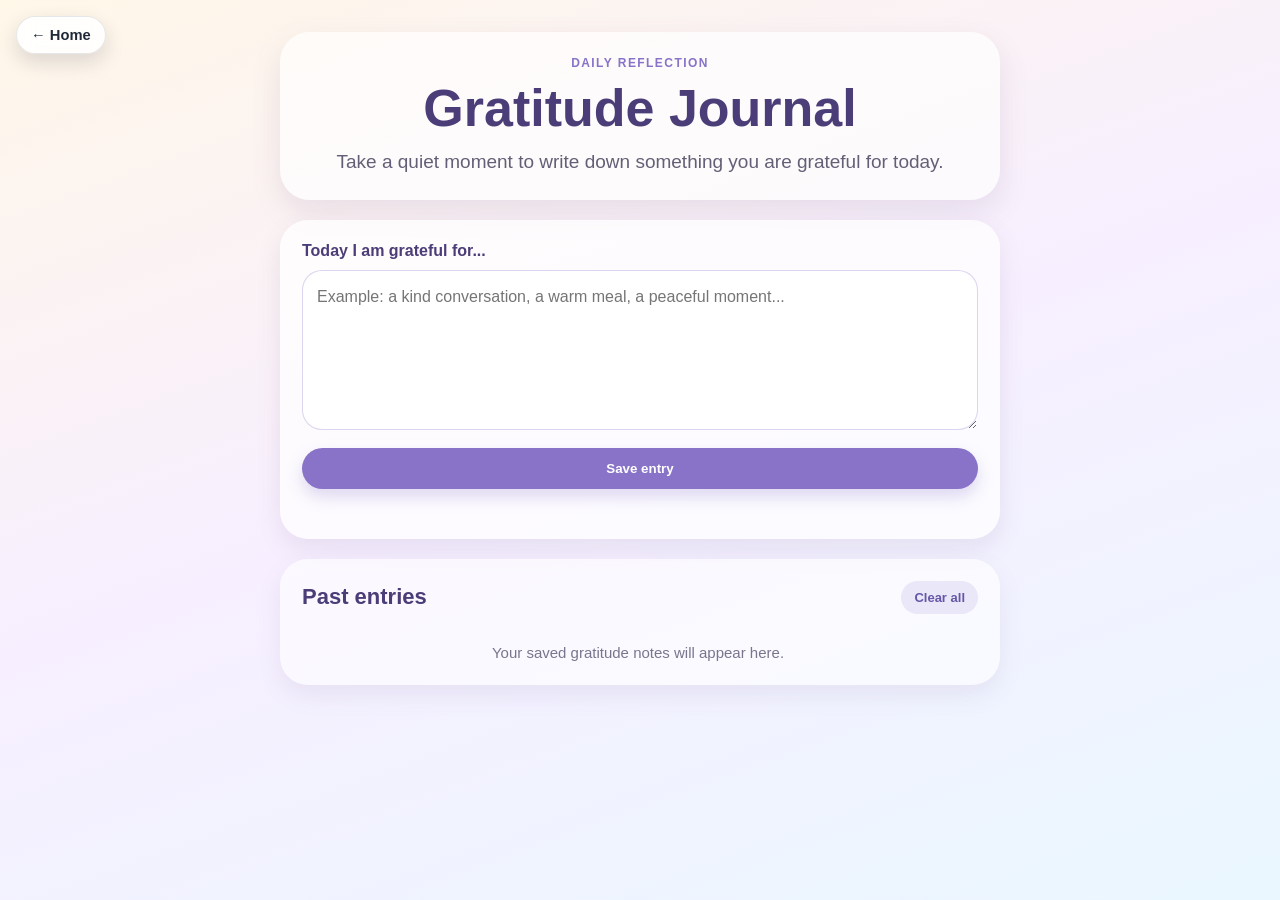
<file: gratitude-journal/index.html>
<!DOCTYPE html>
<html lang="en">
<head>
  <meta charset="UTF-8" />
  <meta name="viewport" content="width=device-width, initial-scale=1.0" />
  <title>Gratitude Journal</title>
  <link rel="stylesheet" href="style.css" />

  <style>
    .home-link {
      position: fixed;
      top: 16px;
      left: 16px;
      z-index: 9999;
      display: inline-flex;
      align-items: center;
      gap: 6px;
      padding: 10px 14px;
      border-radius: 999px;
      background: rgba(255, 255, 255, 0.9);
      color: #1f2937;
      text-decoration: none;
      font-family: Arial, Helvetica, sans-serif;
      font-size: 0.92rem;
      font-weight: 700;
      box-shadow: 0 8px 20px rgba(15, 23, 42, 0.14);
      border: 1px solid rgba(15, 23, 42, 0.1);
      backdrop-filter: blur(8px);
    }
    .home-link:hover {
      transform: translateY(-1px);
      box-shadow: 0 10px 24px rgba(15, 23, 42, 0.18);
    }
    @media (max-width: 600px) {
      .home-link {
        top: 10px;
        left: 10px;
        padding: 8px 11px;
        font-size: 0.84rem;
      }
    }
  </style>
</head>
<body>
  <a class="home-link" href="../" aria-label="Back to home page">← Home</a>

  <main class="journal-card">
    <section class="header">
      <p class="eyebrow">Daily Reflection</p>
      <h1>Gratitude Journal</h1>
      <p class="instructions">Take a quiet moment to write down something you are grateful for today.</p>
    </section>

    <section class="entry-form" aria-label="Gratitude journal entry form">
      <label for="gratitudeInput">Today I am grateful for...</label>
      <textarea id="gratitudeInput" rows="5" placeholder="Example: a kind conversation, a warm meal, a peaceful moment..."></textarea>
      <button id="saveButton" type="button">Save entry</button>
      <p id="saveMessage" class="save-message" aria-live="polite"></p>
    </section>

    <section class="entries-section" aria-label="Saved gratitude entries">
      <div class="entries-header">
        <h2>Past entries</h2>
        <button id="clearButton" class="secondary-button" type="button">Clear all</button>
      </div>
      <div id="entriesList" class="entries-list"></div>
    </section>
  </main>

  <script src="script.js"></script>
</body>
</html>
</file>
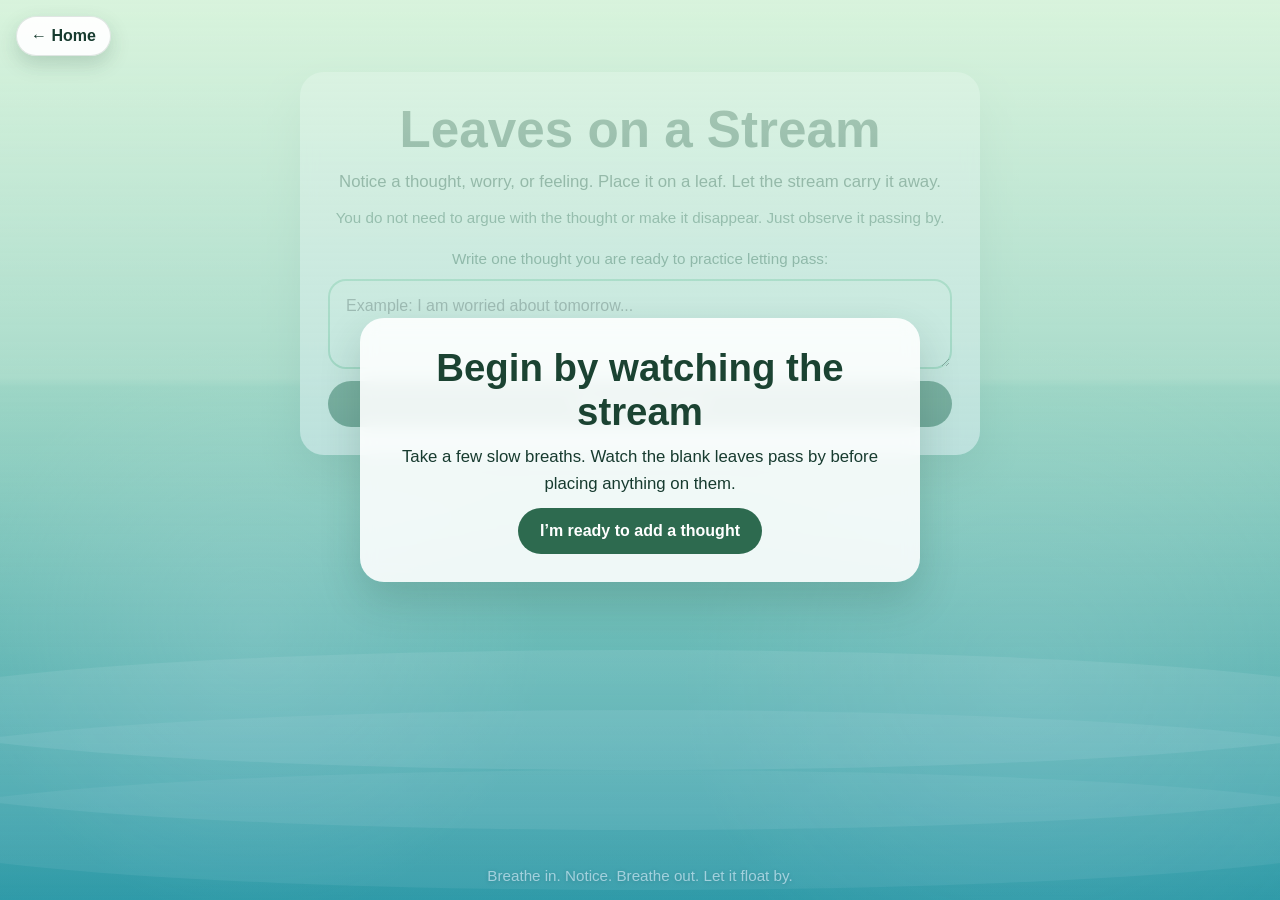
<file: leaves-on-a-stream/index.html>
<!DOCTYPE html>
<html lang="en">
<head>
  <meta charset="UTF-8" />
  <meta name="viewport" content="width=device-width, initial-scale=1.0" />
  <title>Leaves on a Stream</title>
  <style>
    *{box-sizing:border-box}body{margin:0;min-height:100vh;font-family:Arial,sans-serif;color:#173b2f;background:linear-gradient(180deg,#d8f3dc 0%,#b7e4c7 35%,#74c69d 100%);overflow:hidden}.home-link{position:fixed;top:16px;left:16px;z-index:9999;display:inline-flex;align-items:center;padding:10px 14px;border-radius:999px;background:rgba(255,255,255,.92);color:#173b2f;text-decoration:none;font-weight:800;box-shadow:0 8px 20px rgba(23,59,47,.18);border:1px solid rgba(23,59,47,.12)}.app{position:relative;z-index:2;max-width:720px;margin:0 auto;padding:72px 20px 32px;text-align:center}.card{background:rgba(255,255,255,.86);border-radius:24px;padding:28px;box-shadow:0 18px 40px rgba(23,59,47,.18);backdrop-filter:blur(8px)}h1{margin:0 0 10px;font-size:clamp(2rem,5vw,3.2rem);color:#1b4332}p{font-size:1.05rem;line-height:1.6;margin:10px 0}.prompt{margin-top:20px;display:grid;gap:12px}textarea{width:100%;min-height:90px;resize:vertical;border:2px solid #95d5b2;border-radius:18px;padding:16px;font-size:1rem;font-family:inherit;color:#173b2f;background:#f7fff9;outline:none}textarea:focus{border-color:#40916c;box-shadow:0 0 0 4px rgba(64,145,108,.18)}button{border:none;border-radius:999px;padding:14px 22px;font-size:1rem;font-weight:700;color:white;background:#2d6a4f;cursor:pointer;transition:transform .2s ease,background .2s ease}button:hover{background:#1b4332;transform:translateY(-1px)}.helper{font-size:.95rem;color:#315c49}.stream{position:fixed;inset:0;z-index:1;overflow:hidden;background:radial-gradient(circle at 20% 70%,rgba(255,255,255,.22),transparent 24%),radial-gradient(circle at 80% 75%,rgba(255,255,255,.18),transparent 28%),linear-gradient(180deg,transparent 0 42%,rgba(82,182,154,.35) 43%,rgba(22,138,173,.55) 100%)}.wave{position:absolute;left:-10%;width:120%;height:120px;border-radius:50%;background:rgba(255,255,255,.16);animation:waveMove 10s ease-in-out infinite alternate}.wave.one{bottom:130px}.wave.two{bottom:70px;animation-duration:13s;opacity:.8}.wave.three{bottom:10px;animation-duration:16s;opacity:.65}@keyframes waveMove{from{transform:translateX(-30px) scaleY(.85)}to{transform:translateX(30px) scaleY(1.1)}}.leaf{position:fixed;z-index:3;min-width:120px;max-width:220px;min-height:64px;padding:18px 22px;background:#52b788;color:#073b2a;border-radius:80% 0 80% 0;box-shadow:0 10px 24px rgba(0,0,0,.18);display:flex;align-items:center;justify-content:center;text-align:center;font-size:.92rem;line-height:1.25;word-break:break-word;transform-origin:center;animation:floatAway 20s linear forwards}.leaf:before{content:"";position:absolute;width:2px;height:110%;background:rgba(7,59,42,.22);transform:rotate(45deg)}.leaf span{position:relative;z-index:1;background:rgba(255,255,255,.28);padding:4px 7px;border-radius:10px;animation:textRelease 20s ease-in forwards}@keyframes textRelease{0%,38%{opacity:1;transform:scale(1)}65%{opacity:.35;transform:scale(.96)}100%{opacity:0;transform:scale(.92)}}.watch-overlay{position:fixed;inset:0;z-index:6;display:flex;align-items:center;justify-content:center;padding:24px;background:linear-gradient(180deg,rgba(216,243,220,.82),rgba(22,138,173,.38));transition:opacity .8s ease,visibility .8s ease}.watch-overlay.hidden{opacity:0;visibility:hidden;pointer-events:none}.watch-card{max-width:560px;padding:28px;border-radius:24px;text-align:center;background:rgba(255,255,255,.88);box-shadow:0 18px 40px rgba(23,59,47,.18);backdrop-filter:blur(8px)}.watch-card h2{margin:0 0 10px;color:#1b4332;font-size:clamp(1.6rem,4vw,2.4rem)}@keyframes floatAway{0%{left:-260px;opacity:0;transform:translateY(0) rotate(-18deg) scale(.9)}10%{opacity:1}45%{transform:translateY(-28px) rotate(10deg) scale(1)}75%{opacity:1;transform:translateY(24px) rotate(-8deg) scale(.96)}100%{left:calc(100vw + 280px);opacity:0;transform:translateY(-8px) rotate(16deg) scale(.9)}}.ground{position:fixed;bottom:16px;left:50%;transform:translateX(-50%);z-index:4;width:min(92vw,720px);color:rgba(255,255,255,.95);text-align:center;font-size:.95rem;text-shadow:0 1px 4px rgba(0,0,0,.25)}@media(max-width:600px){.app{padding:72px 14px 18px}.card{padding:22px 18px}.leaf{max-width:180px}.home-link{top:10px;left:10px;padding:8px 11px;font-size:.84rem}}
  </style>
</head>
<body>
  <a class="home-link" href="../" aria-label="Back to home page">← Home</a>
  <main class="app"><section class="card" aria-labelledby="title"><h1 id="title">Leaves on a Stream</h1><p>Notice a thought, worry, or feeling. Place it on a leaf. Let the stream carry it away.</p><p class="helper">You do not need to argue with the thought or make it disappear. Just observe it passing by.</p><div class="prompt"><label for="thought" class="helper">Write one thought you are ready to practice letting pass:</label><textarea id="thought" placeholder="Example: I am worried about tomorrow..."></textarea><button id="releaseButton">Place it on a leaf</button></div></section></main>
  <div class="stream" aria-hidden="true"><div class="wave one"></div><div class="wave two"></div><div class="wave three"></div></div>
  <div class="watch-overlay" id="watchOverlay"><div class="watch-card"><h2>Begin by watching the stream</h2><p>Take a few slow breaths. Watch the blank leaves pass by before placing anything on them.</p><button id="beginButton">I’m ready to add a thought</button></div></div>
  <div class="ground">Breathe in. Notice. Breathe out. Let it float by.</div>
  <script>
    const thoughtInput=document.getElementById('thought'),releaseButton=document.getElementById('releaseButton'),watchOverlay=document.getElementById('watchOverlay'),beginButton=document.getElementById('beginButton');function randomBetween(min,max){return Math.random()*(max-min)+min}function createLeaf(text){const leaf=document.createElement('div');leaf.className='leaf';leaf.style.top=`${randomBetween(window.innerHeight*.58,window.innerHeight*.84)}px`;leaf.style.animationDuration='20s';leaf.style.background=['#52b788','#74c69d','#95d5b2','#80b918'][Math.floor(Math.random()*4)];if(text){const span=document.createElement('span');span.textContent=text;span.style.animationDuration=leaf.style.animationDuration;leaf.appendChild(span)}document.body.appendChild(leaf);leaf.addEventListener('animationend',()=>leaf.remove())}function releaseThought(){const text=thoughtInput.value.trim();createLeaf(text);thoughtInput.value='';thoughtInput.focus()}beginButton.addEventListener('click',()=>{watchOverlay.classList.add('hidden');thoughtInput.focus()});releaseButton.addEventListener('click',releaseThought);thoughtInput.addEventListener('keydown',e=>{if(e.key==='Enter'&&!e.shiftKey){e.preventDefault();releaseThought()}});setInterval(()=>{if(document.hidden)return;createLeaf()},9000);
  </script>
</body>
</html>
</file>
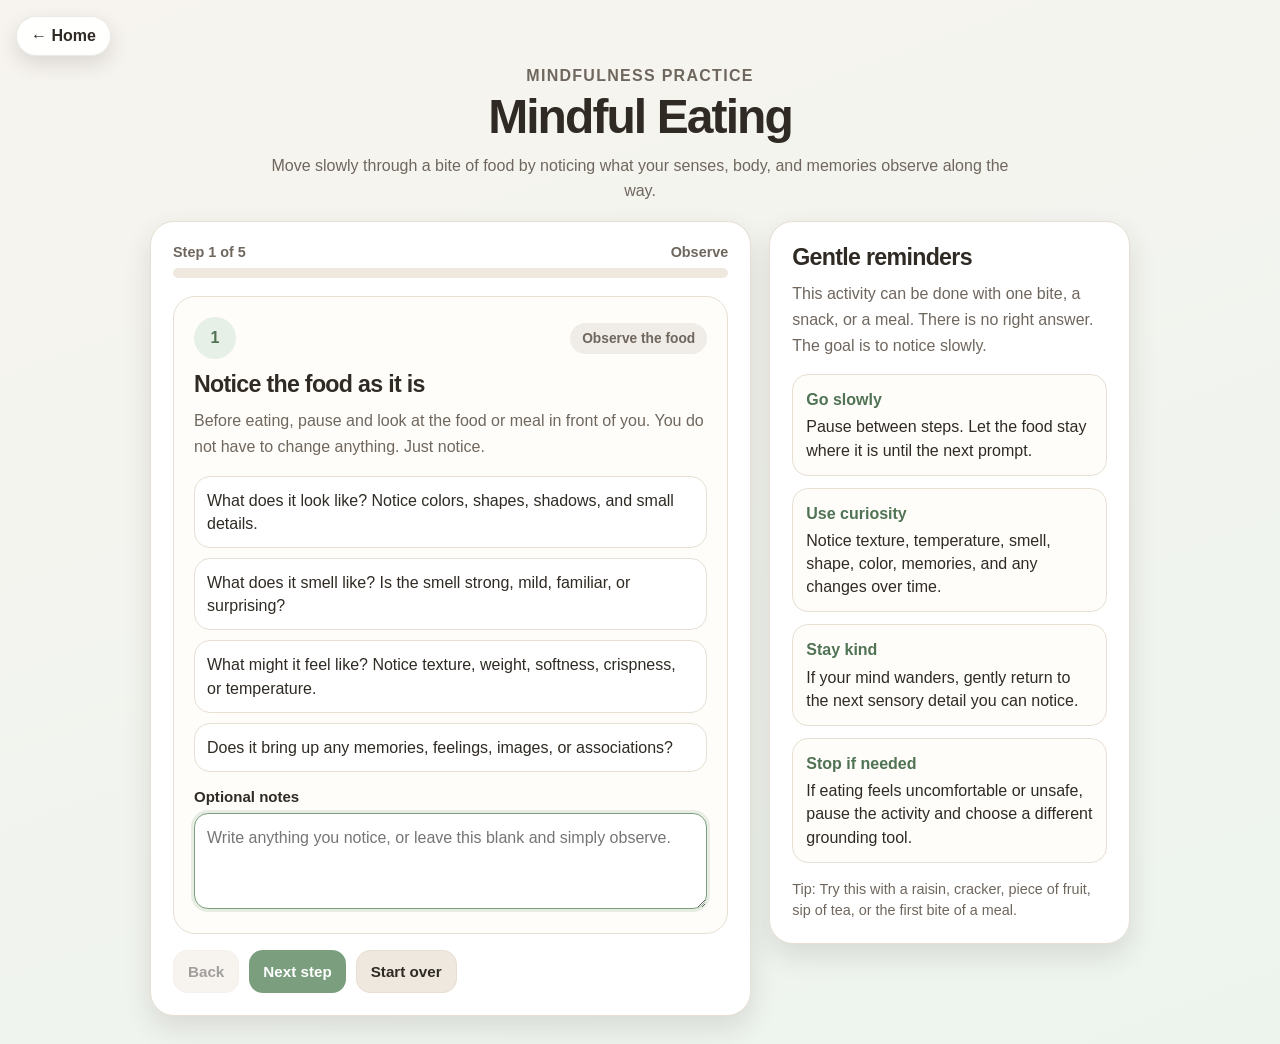
<file: mindful-eating/index.html>
<!DOCTYPE html>
<html lang="en">
<head>
  <meta charset="UTF-8" />
  <meta name="viewport" content="width=device-width, initial-scale=1.0" />
  <title>Mindful Eating</title>
  <style>
    :root {
      --bg: #f7f4ef;
      --card: #ffffff;
      --text: #2f2a24;
      --muted: #6f675e;
      --accent: #7a9e7e;
      --accent-dark: #4f7354;
      --accent-soft: #e6f0e7;
      --border: #e7dfd4;
      --shadow: 0 12px 28px rgba(47, 42, 36, 0.12);
    }

    * { box-sizing: border-box; }

    body {
      margin: 0;
      min-height: 100vh;
      font-family: Arial, Helvetica, sans-serif;
      background: linear-gradient(160deg, #f7f4ef 0%, #edf4ee 100%);
      color: var(--text);
      padding: 64px 18px 28px;
    }

    .home-link {
      position: fixed;
      top: 16px;
      left: 16px;
      z-index: 9999;
      display: inline-flex;
      align-items: center;
      padding: 10px 14px;
      border-radius: 999px;
      background: rgba(255, 255, 255, 0.92);
      color: var(--text);
      text-decoration: none;
      font-weight: 800;
      box-shadow: 0 8px 20px rgba(47, 42, 36, 0.14);
      border: 1px solid rgba(47, 42, 36, 0.1);
    }

    .app {
      width: min(100%, 980px);
      margin: 0 auto;
    }

    .header {
      text-align: center;
      margin: 0 auto 18px;
      max-width: 740px;
    }

    .eyebrow {
      margin: 0 0 8px;
      color: var(--accent-dark);
      font-size: 0.84rem;
      font-weight: 800;
      letter-spacing: 0.08em;
      text-transform: uppercase;
    }

    .header h1 {
      margin: 0 0 10px;
      font-size: clamp(2rem, 7vw, 3rem);
      letter-spacing: -0.04em;
    }

    .header p {
      margin: 0;
      color: var(--muted);
      font-size: 1rem;
      line-height: 1.55;
    }

    .grid {
      display: grid;
      grid-template-columns: minmax(0, 1.25fr) minmax(280px, 0.75fr);
      gap: 18px;
      align-items: start;
    }

    .panel {
      background: var(--card);
      border: 1px solid var(--border);
      border-radius: 24px;
      box-shadow: var(--shadow);
      padding: 22px;
    }

    .progress-wrap {
      margin: 0 0 18px;
    }

    .progress-label {
      display: flex;
      justify-content: space-between;
      gap: 12px;
      color: var(--muted);
      font-size: 0.9rem;
      font-weight: 700;
      margin-bottom: 8px;
    }

    .progress-track {
      height: 10px;
      background: #eee8df;
      border-radius: 999px;
      overflow: hidden;
    }

    .progress-bar {
      height: 100%;
      width: 0%;
      background: var(--accent);
      border-radius: 999px;
      transition: width 220ms ease;
    }

    .step-card {
      border: 1px solid var(--border);
      border-radius: 22px;
      background: #fffdf9;
      padding: 20px;
      min-height: 340px;
    }

    .step-topline {
      display: flex;
      align-items: center;
      justify-content: space-between;
      gap: 12px;
      margin-bottom: 12px;
    }

    .step-number {
      display: inline-flex;
      align-items: center;
      justify-content: center;
      width: 42px;
      height: 42px;
      border-radius: 50%;
      background: var(--accent-soft);
      color: var(--accent-dark);
      font-weight: 800;
      flex: 0 0 auto;
    }

    .phase-tag {
      display: inline-flex;
      align-items: center;
      border-radius: 999px;
      background: #f0ece7;
      color: var(--muted);
      padding: 8px 12px;
      font-weight: 800;
      font-size: 0.86rem;
    }

    h2 {
      margin: 0 0 10px;
      font-size: 1.45rem;
      letter-spacing: -0.03em;
    }

    .prompt {
      margin: 0 0 14px;
      color: var(--muted);
      line-height: 1.6;
    }

    .question-list {
      display: grid;
      gap: 10px;
      margin: 16px 0;
      padding: 0;
      list-style: none;
    }

    .question-list li {
      border: 1px solid var(--border);
      border-radius: 16px;
      background: #ffffff;
      padding: 12px;
      line-height: 1.45;
    }

    .reflection-field {
      margin-top: 16px;
    }

    label {
      display: block;
      margin-bottom: 8px;
      font-weight: 800;
      font-size: 0.94rem;
    }

    textarea {
      width: 100%;
      min-height: 96px;
      resize: vertical;
      border: 1px solid var(--border);
      border-radius: 14px;
      padding: 12px;
      font: inherit;
      color: var(--text);
      background: #ffffff;
      outline: none;
      line-height: 1.45;
    }

    textarea:focus {
      border-color: var(--accent);
      box-shadow: 0 0 0 3px rgba(122, 158, 126, 0.18);
    }

    .actions {
      display: flex;
      flex-wrap: wrap;
      gap: 10px;
      margin-top: 16px;
    }

    button {
      border: 0;
      border-radius: 14px;
      padding: 12px 14px;
      cursor: pointer;
      font-weight: 800;
      font-size: 0.95rem;
    }

    button:disabled {
      opacity: 0.45;
      cursor: not-allowed;
    }

    .primary {
      background: var(--accent);
      color: white;
    }

    .primary:hover { background: var(--accent-dark); }

    .secondary {
      background: #eee8df;
      color: var(--text);
      border: 1px solid var(--border);
    }

    .side-list {
      display: grid;
      gap: 12px;
      margin: 16px 0 0;
    }

    .side-item {
      border: 1px solid var(--border);
      background: #fffdf9;
      border-radius: 16px;
      padding: 13px;
      line-height: 1.45;
    }

    .side-item strong {
      display: block;
      margin-bottom: 4px;
      color: var(--accent-dark);
    }

    .summary {
      display: none;
      margin-top: 16px;
      padding: 14px;
      border-radius: 18px;
      background: var(--accent-soft);
      color: var(--accent-dark);
      line-height: 1.5;
    }

    .summary.show { display: block; }

    .footer-note {
      margin: 16px 0 0;
      color: var(--muted);
      font-size: 0.9rem;
      line-height: 1.45;
    }

    @media (max-width: 820px) {
      .grid { grid-template-columns: 1fr; }
    }

    @media (max-width: 600px) {
      body { padding-top: 72px; }
      .home-link {
        top: 10px;
        left: 10px;
        padding: 8px 11px;
        font-size: 0.84rem;
      }
      .panel { padding: 18px; }
      .step-card { min-height: auto; }
    }
  </style>
</head>
<body>
  <a class="home-link" href="../" aria-label="Back to home page">← Home</a>

  <main class="app">
    <section class="header">
      <p class="eyebrow">Mindfulness practice</p>
      <h1>Mindful Eating</h1>
      <p>Move slowly through a bite of food by noticing what your senses, body, and memories observe along the way.</p>
    </section>

    <section class="grid">
      <section class="panel" aria-labelledby="practiceTitle">
        <div class="progress-wrap" aria-label="Practice progress">
          <div class="progress-label">
            <span id="progressText">Step 1 of 5</span>
            <span id="phaseText">Observe</span>
          </div>
          <div class="progress-track">
            <div class="progress-bar" id="progressBar"></div>
          </div>
        </div>

        <article class="step-card" aria-live="polite">
          <div class="step-topline">
            <div class="step-number" id="stepNumber">1</div>
            <div class="phase-tag" id="phaseTag">Observe the food</div>
          </div>

          <h2 id="stepTitle">Notice the food as it is</h2>
          <p class="prompt" id="stepPrompt">Before eating, pause and look at the food or meal in front of you. You do not have to change anything. Just notice.</p>

          <ul class="question-list" id="questionList"></ul>

          <div class="reflection-field">
            <label for="reflection">Optional notes</label>
            <textarea id="reflection" placeholder="Write anything you notice, or leave this blank and simply observe."></textarea>
          </div>
        </article>

        <div class="actions">
          <button class="secondary" id="backBtn" type="button" disabled>Back</button>
          <button class="primary" id="nextBtn" type="button">Next step</button>
          <button class="secondary" id="resetBtn" type="button">Start over</button>
        </div>

        <div class="summary" id="summaryBox"></div>
      </section>

      <aside class="panel" aria-labelledby="guideTitle">
        <h2 id="guideTitle">Gentle reminders</h2>
        <p class="prompt">This activity can be done with one bite, a snack, or a meal. There is no right answer. The goal is to notice slowly.</p>

        <div class="side-list">
          <div class="side-item">
            <strong>Go slowly</strong>
            Pause between steps. Let the food stay where it is until the next prompt.
          </div>
          <div class="side-item">
            <strong>Use curiosity</strong>
            Notice texture, temperature, smell, shape, color, memories, and any changes over time.
          </div>
          <div class="side-item">
            <strong>Stay kind</strong>
            If your mind wanders, gently return to the next sensory detail you can notice.
          </div>
          <div class="side-item">
            <strong>Stop if needed</strong>
            If eating feels uncomfortable or unsafe, pause the activity and choose a different grounding tool.
          </div>
        </div>

        <p class="footer-note">Tip: Try this with a raisin, cracker, piece of fruit, sip of tea, or the first bite of a meal.</p>
      </aside>
    </section>
  </main>

  <script>
    const steps = [
      {
        phase: 'Observe',
        tag: 'Observe the food',
        title: 'Notice the food as it is',
        prompt: 'Before eating, pause and look at the food or meal in front of you. You do not have to change anything. Just notice.',
        questions: [
          'What does it look like? Notice colors, shapes, shadows, and small details.',
          'What does it smell like? Is the smell strong, mild, familiar, or surprising?',
          'What might it feel like? Notice texture, weight, softness, crispness, or temperature.',
          'Does it bring up any memories, feelings, images, or associations?'
        ]
      },
      {
        phase: 'Approach',
        tag: 'Bring it closer',
        title: 'Bring the food toward your lips',
        prompt: 'Slowly bring the food closer to your mouth. Pause before taking a bite.',
        questions: [
          'What changes as the food gets closer?',
          'Does the smell become stronger or different?',
          'How does your body respond as you prepare to eat?',
          'If the food touches your lip, what do you notice about temperature, texture, or pressure?'
        ]
      },
      {
        phase: 'Taste',
        tag: 'Place it in your mouth',
        title: 'Put the food in your mouth',
        prompt: 'Place the food in your mouth and pause before chewing right away, if that feels comfortable.',
        questions: [
          'What is the first sensation you notice?',
          'What is the texture like: smooth, rough, soft, crunchy, sticky, dry, or wet?',
          'What temperature do you notice now?',
          'What tastes show up first: sweet, salty, sour, bitter, savory, mild, or something else?'
        ]
      },
      {
        phase: 'Chew',
        tag: 'Chew slowly',
        title: 'Notice changes while chewing',
        prompt: 'Chew slowly. Try to notice how the food changes from moment to moment.',
        questions: [
          'How does the texture change as you chew?',
          'Does the taste become stronger, softer, or different?',
          'What sounds do you notice while chewing?',
          'What does your mouth or body naturally want to do next?'
        ]
      },
      {
        phase: 'Swallow',
        tag: 'Swallow and notice',
        title: 'Swallow slowly and observe',
        prompt: 'When you are ready, swallow slowly. Then pause and notice what changes afterward.',
        questions: [
          'What do you notice as you swallow?',
          'Is there an aftertaste, warmth, coolness, or lingering texture?',
          'How does your mouth feel after the bite is gone?',
          'What, if anything, changed in your body, mood, or attention?'
        ]
      }
    ];

    let currentStep = 0;
    const answers = Array(steps.length).fill('');

    const progressText = document.getElementById('progressText');
    const phaseText = document.getElementById('phaseText');
    const progressBar = document.getElementById('progressBar');
    const stepNumber = document.getElementById('stepNumber');
    const phaseTag = document.getElementById('phaseTag');
    const stepTitle = document.getElementById('stepTitle');
    const stepPrompt = document.getElementById('stepPrompt');
    const questionList = document.getElementById('questionList');
    const reflection = document.getElementById('reflection');
    const backBtn = document.getElementById('backBtn');
    const nextBtn = document.getElementById('nextBtn');
    const resetBtn = document.getElementById('resetBtn');
    const summaryBox = document.getElementById('summaryBox');

    function renderStep() {
      const step = steps[currentStep];
      summaryBox.classList.remove('show');
      progressText.textContent = `Step ${currentStep + 1} of ${steps.length}`;
      phaseText.textContent = step.phase;
      progressBar.style.width = `${(currentStep / (steps.length - 1)) * 100}%`;
      stepNumber.textContent = currentStep + 1;
      phaseTag.textContent = step.tag;
      stepTitle.textContent = step.title;
      stepPrompt.textContent = step.prompt;
      reflection.value = answers[currentStep];
      questionList.innerHTML = '';

      step.questions.forEach((question) => {
        const item = document.createElement('li');
        item.textContent = question;
        questionList.appendChild(item);
      });

      backBtn.disabled = currentStep === 0;
      nextBtn.textContent = currentStep === steps.length - 1 ? 'Finish practice' : 'Next step';
      reflection.focus();
    }

    function renderSummary() {
      progressBar.style.width = '100%';
      progressText.textContent = 'Practice complete';
      phaseText.textContent = 'Reflect';
      summaryBox.innerHTML = '<strong>You completed the mindful eating practice.</strong><br />Take one slow breath and notice what stayed the same, what changed, and whether you want another bite with the same gentle attention.';
      summaryBox.classList.add('show');
      nextBtn.textContent = 'Start over';
      backBtn.disabled = false;
    }

    nextBtn.addEventListener('click', () => {
      if (summaryBox.classList.contains('show')) {
        currentStep = 0;
        answers.fill('');
        renderStep();
        return;
      }

      answers[currentStep] = reflection.value;
      if (currentStep < steps.length - 1) {
        currentStep += 1;
        renderStep();
      } else {
        renderSummary();
      }
    });

    backBtn.addEventListener('click', () => {
      if (summaryBox.classList.contains('show')) {
        currentStep = steps.length - 1;
        summaryBox.classList.remove('show');
        renderStep();
        return;
      }

      answers[currentStep] = reflection.value;
      if (currentStep > 0) {
        currentStep -= 1;
        renderStep();
      }
    });

    resetBtn.addEventListener('click', () => {
      currentStep = 0;
      answers.fill('');
      renderStep();
    });

    renderStep();
  </script>
</body>
</html>
</file>
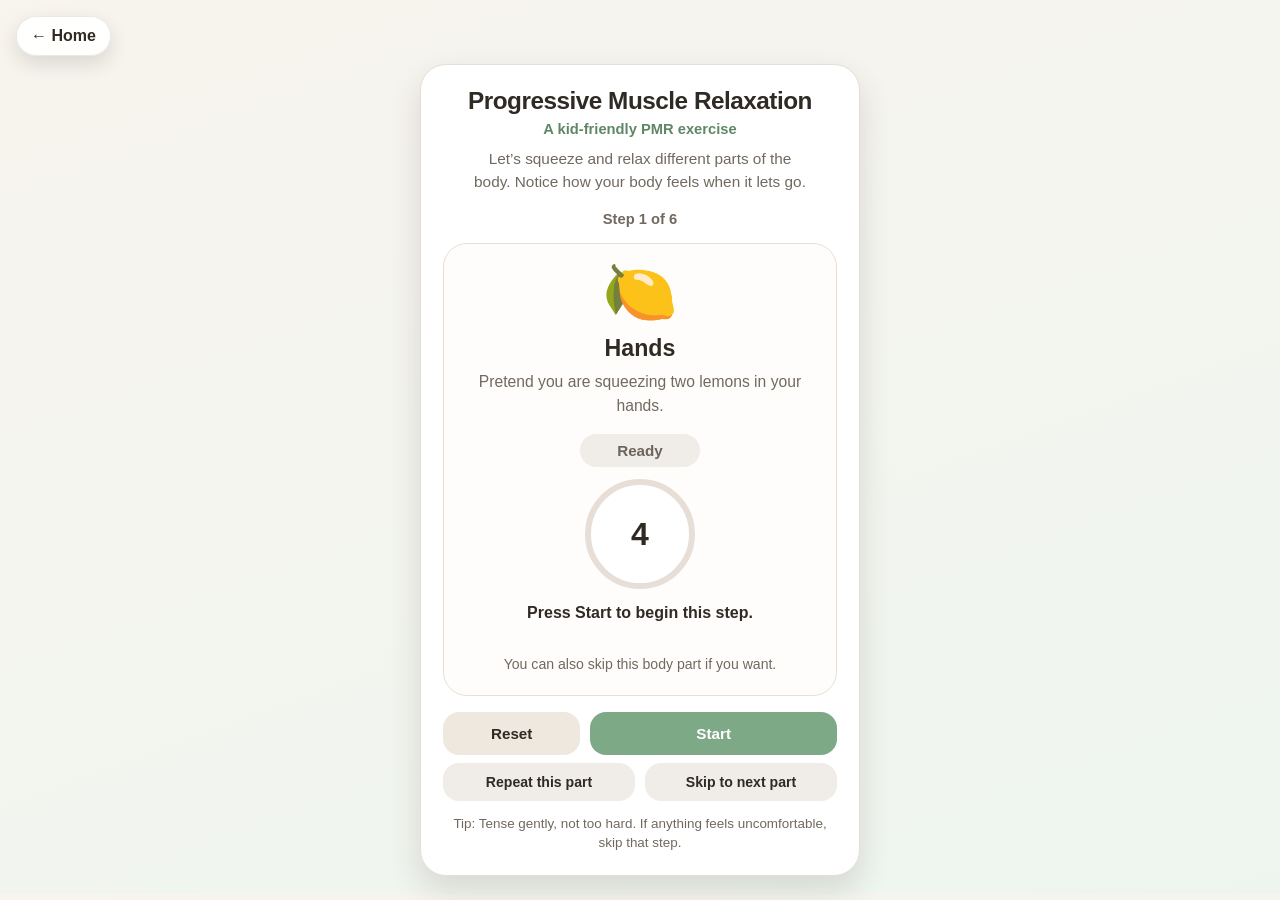
<file: progressive-muscle-relaxation/index.html>
<!DOCTYPE html>
<html lang="en">
<head>
  <meta charset="UTF-8" />
  <meta name="viewport" content="width=device-width, initial-scale=1.0" />
  <title>Progressive Muscle Relaxation for Kids</title>
  <style>
    :root{--bg:#f8f4ee;--card:#fff;--text:#2f2a24;--muted:#71695f;--accent:#7ea987;--accent-dark:#5f8767;--accent-soft:#e7f1e9;--tense:#f3c97b;--relax:#9dc7e8;--border:#e7dfd7;--shadow:0 14px 32px rgba(47,42,36,.14)}*{box-sizing:border-box}body{margin:0;min-width:370px;min-height:560px;font-family:Arial,Helvetica,sans-serif;background:linear-gradient(160deg,#f8f4ee 0%,#eef5ef 100%);color:var(--text);display:flex;align-items:center;justify-content:center;padding:64px 18px 18px}.home-link{position:fixed;top:16px;left:16px;z-index:9999;display:inline-flex;align-items:center;padding:10px 14px;border-radius:999px;background:rgba(255,255,255,.92);color:#2f2a24;text-decoration:none;font-weight:800;box-shadow:0 8px 20px rgba(47,42,36,.14);border:1px solid rgba(47,42,36,.1)}.app{width:100%;max-width:440px;background:var(--card);border:1px solid var(--border);border-radius:26px;box-shadow:var(--shadow);padding:22px;text-align:center}h1{margin:0 0 6px;font-size:1.52rem;letter-spacing:-.02em;line-height:1.16}.subtitle{margin:0 0 10px;color:var(--accent-dark);font-weight:800;font-size:.92rem}.intro{margin:0 auto 18px;color:var(--muted);font-size:.96rem;line-height:1.5;max-width:340px}.progress{margin:0 0 16px;color:var(--muted);font-size:.92rem;font-weight:700}.card{border:1px solid var(--border);border-radius:24px;background:#fffdfb;padding:18px 16px 20px;margin-bottom:16px}.emoji{font-size:3.8rem;margin-bottom:12px;line-height:1}.body-part{font-size:1.45rem;font-weight:800;margin-bottom:8px;color:var(--text)}.story{color:var(--muted);font-size:.98rem;line-height:1.5;min-height:48px;margin-bottom:16px}.phase-badge{display:inline-block;min-width:120px;padding:8px 14px;border-radius:999px;font-weight:800;margin-bottom:12px;font-size:.95rem}.phase-tense{background:#fff0d1;color:#8a5f14}.phase-relax{background:#e3f1fb;color:#2b678f}.phase-ready{background:#f0ece7;color:#6b645c}.phase-done{background:var(--accent-soft);color:var(--accent-dark)}.countdown{width:110px;height:110px;border-radius:50%;margin:0 auto 12px;display:flex;align-items:center;justify-content:center;font-size:2rem;font-weight:800;border:6px solid var(--border);background:#fff}.countdown.tense{border-color:var(--tense)}.countdown.relax{border-color:var(--relax)}.instruction{font-size:1rem;font-weight:700;min-height:48px;line-height:1.45;margin-bottom:6px}.small-note{color:var(--muted);font-size:.88rem;line-height:1.4;min-height:20px}.buttons,.extra-buttons{display:flex;gap:10px;margin-top:8px}button{border:0;border-radius:16px;padding:13px 14px;cursor:pointer;font-weight:800;font-size:.95rem;transition:transform 120ms ease,background 120ms ease,opacity 120ms ease}button:active{transform:scale(.98)}button:disabled{opacity:.45;cursor:not-allowed}.secondary{background:#eee8df;color:var(--text);flex:1}.primary{background:var(--accent);color:#fff;flex:2}.primary:hover{background:var(--accent-dark)}.mini{background:#f0ece7;color:var(--text);flex:1;font-size:.88rem;padding:11px 12px}.footer-note{margin:14px 4px 0;color:var(--muted);font-size:.84rem;line-height:1.4}@media(max-width:600px){body{padding-top:72px}.home-link{top:10px;left:10px;padding:8px 11px;font-size:.84rem}}
  </style>
</head>
<body>
  <a class="home-link" href="../" aria-label="Back to home page">← Home</a>
  <main class="app"><h1>Progressive Muscle Relaxation</h1><p class="subtitle">A kid-friendly PMR exercise</p><p class="intro">Let’s squeeze and relax different parts of the body. Notice how your body feels when it lets go.</p><div class="progress" id="progressText">Step 1 of 6</div><section class="card" aria-live="polite"><div class="emoji" id="emoji">🍋</div><div class="body-part" id="bodyPart">Hands</div><div class="story" id="story">Pretend you are squeezing two lemons in your hands.</div><div class="phase-badge phase-ready" id="phaseBadge">Ready</div><div class="countdown" id="countdown">4</div><div class="instruction" id="instruction">Press Start to begin this step.</div><div class="small-note" id="smallNote">We will squeeze first, then relax.</div></section><div class="buttons"><button class="secondary" id="resetBtn">Reset</button><button class="primary" id="actionBtn">Start</button></div><div class="extra-buttons"><button class="mini" id="repeatBtn">Repeat this part</button><button class="mini" id="skipBtn">Skip to next part</button></div><p class="footer-note">Tip: Tense gently, not too hard. If anything feels uncomfortable, skip that step.</p></main>
  <script>
    const steps=[{name:'Hands',emoji:'🍋',story:'Pretend you are squeezing two lemons in your hands.',tenseInstruction:'Squeeze your hands into tight fists.',relaxInstruction:'Now let your hands go soft and floppy.'},{name:'Shoulders',emoji:'🐢',story:'Pretend you are a turtle pulling your shoulders up to your shell.',tenseInstruction:'Lift your shoulders up toward your ears.',relaxInstruction:'Drop your shoulders down and let them rest.'},{name:'Face',emoji:'😖',story:'Pretend you tasted something super sour.',tenseInstruction:'Scrunch your face up tight.',relaxInstruction:'Relax your face and let it get smooth again.'},{name:'Belly',emoji:'🤖',story:'Pretend your belly is a robot body, stiff and strong.',tenseInstruction:'Tighten your belly muscles.',relaxInstruction:'Let your belly soften and relax.'},{name:'Legs',emoji:'🪵',story:'Pretend your legs are strong wooden logs.',tenseInstruction:'Squeeze and stiffen your legs.',relaxInstruction:'Let your legs go loose and restful.'},{name:'Feet',emoji:'🦶',story:'Pretend your toes are trying to curl around the sand.',tenseInstruction:'Curl your toes and tighten your feet.',relaxInstruction:'Let your toes uncurl and your feet rest.'}];const TENSE_SECONDS=4,RELAX_SECONDS=6,progressText=document.getElementById('progressText'),emoji=document.getElementById('emoji'),bodyPart=document.getElementById('bodyPart'),story=document.getElementById('story'),phaseBadge=document.getElementById('phaseBadge'),countdown=document.getElementById('countdown'),instruction=document.getElementById('instruction'),smallNote=document.getElementById('smallNote'),actionBtn=document.getElementById('actionBtn'),resetBtn=document.getElementById('resetBtn'),repeatBtn=document.getElementById('repeatBtn'),skipBtn=document.getElementById('skipBtn');let currentStep=0,phase='ready',timeLeft=TENSE_SECONDS,intervalId=null;function clearTimer(){clearInterval(intervalId);intervalId=null}function goToReadyForCurrentStep(){clearTimer();phase='ready';timeLeft=TENSE_SECONDS;render()}function goToNextStep(){clearTimer();if(currentStep<steps.length-1){currentStep++;phase='ready';timeLeft=TENSE_SECONDS}else{phase='allDone'}render()}function render(){const step=steps[currentStep],isRunning=phase==='tense'||phase==='relax',isAllDone=phase==='allDone';if(!isAllDone){progressText.textContent=`Step ${currentStep+1} of ${steps.length}`;emoji.textContent=step.emoji;bodyPart.textContent=step.name;story.textContent=step.story}if(phase==='ready'){phaseBadge.textContent='Ready';phaseBadge.className='phase-badge phase-ready';countdown.className='countdown';countdown.textContent=TENSE_SECONDS;instruction.textContent='Press Start to begin this step.';smallNote.textContent='You can also skip this body part if you want.';actionBtn.textContent='Start'}if(phase==='tense'){phaseBadge.textContent='Tense';phaseBadge.className='phase-badge phase-tense';countdown.className='countdown tense';countdown.textContent=timeLeft;instruction.textContent=step.tenseInstruction;smallNote.textContent='Hold gently... and keep breathing.';actionBtn.textContent='Running...'}if(phase==='relax'){phaseBadge.textContent='Relax';phaseBadge.className='phase-badge phase-relax';countdown.className='countdown relax';countdown.textContent=timeLeft;instruction.textContent=step.relaxInstruction;smallNote.textContent='Notice how your body feels softer now.';actionBtn.textContent='Running...'}if(phase==='stepDone'){phaseBadge.textContent='Nice job!';phaseBadge.className='phase-badge phase-done';countdown.className='countdown';countdown.textContent='✓';instruction.textContent='That body part is all done.';smallNote.textContent=currentStep<steps.length-1?'Press Next, Repeat this part, or Skip to move on.':'Press Finish, or repeat this body part if you want.';actionBtn.textContent=currentStep<steps.length-1?'Next':'Finish'}if(phase==='allDone'){progressText.textContent='Finished';emoji.textContent='🌟';bodyPart.textContent='You did it!';story.textContent='Your body worked hard and then learned how to relax.';phaseBadge.textContent='All done';phaseBadge.className='phase-badge phase-done';countdown.className='countdown';countdown.textContent='♥';instruction.textContent='Take one more slow breath and enjoy the calm feeling.';smallNote.textContent='You can press Start Over anytime.';actionBtn.textContent='Start Over'}actionBtn.disabled=isRunning;repeatBtn.disabled=isRunning||isAllDone;skipBtn.disabled=isRunning||isAllDone;skipBtn.textContent=currentStep<steps.length-1?'Skip to next part':'Skip to finish'}function startTensePhase(){clearTimer();phase='tense';timeLeft=TENSE_SECONDS;render();intervalId=setInterval(()=>{timeLeft--;render();if(timeLeft<=0){clearTimer();startRelaxPhase()}},1000)}function startRelaxPhase(){clearTimer();phase='relax';timeLeft=RELAX_SECONDS;render();intervalId=setInterval(()=>{timeLeft--;render();if(timeLeft<=0){clearTimer();phase='stepDone';render()}},1000)}function handleAction(){if(phase==='ready'){startTensePhase();return}if(phase==='stepDone'){goToNextStep();return}if(phase==='allDone'){currentStep=0;goToReadyForCurrentStep()}}function resetAll(){clearTimer();currentStep=0;phase='ready';timeLeft=TENSE_SECONDS;render()}actionBtn.addEventListener('click',handleAction);resetBtn.addEventListener('click',resetAll);repeatBtn.addEventListener('click',goToReadyForCurrentStep);skipBtn.addEventListener('click',goToNextStep);render();
  </script>
</body>
</html>
</file>
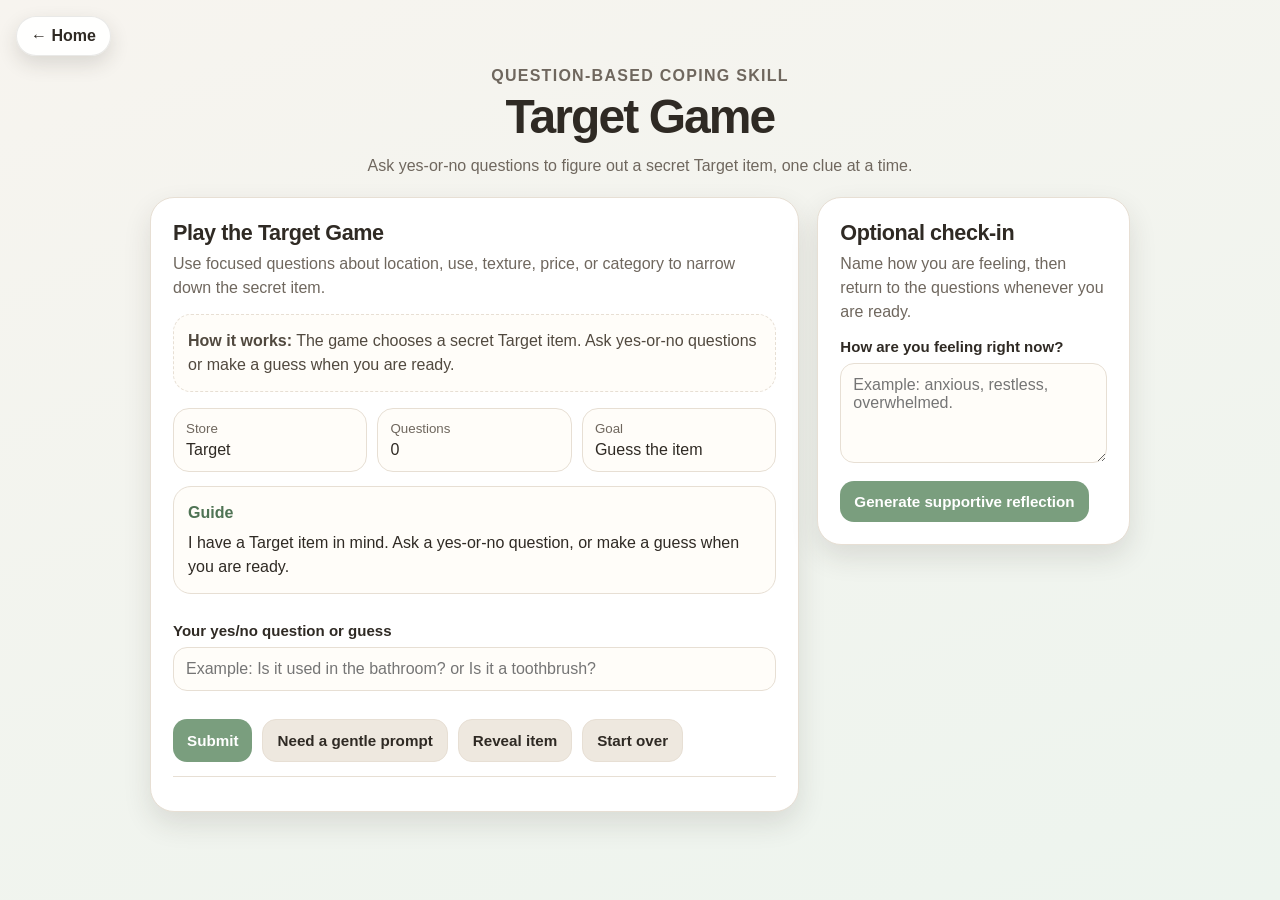
<file: target-game/index.html>
<!DOCTYPE html>
<html lang="en">
<head>
  <meta charset="UTF-8" />
  <meta name="viewport" content="width=device-width, initial-scale=1.0" />
  <title>Target Game</title>
  <style>
    :root{--bg:#f7f4ef;--card:#fff;--text:#2f2a24;--muted:#6f675e;--accent:#7a9e7e;--accent-dark:#4f7354;--accent-soft:#e6f0e7;--border:#e7dfd4;--shadow:0 12px 28px rgba(47,42,36,.12)}
    *{box-sizing:border-box}body{margin:0;min-height:100vh;font-family:Arial,Helvetica,sans-serif;background:linear-gradient(160deg,#f7f4ef 0%,#edf4ee 100%);color:var(--text);padding:64px 18px 28px}.home-link{position:fixed;top:16px;left:16px;z-index:9999;display:inline-flex;align-items:center;padding:10px 14px;border-radius:999px;background:rgba(255,255,255,.92);color:var(--text);text-decoration:none;font-weight:800;box-shadow:0 8px 20px rgba(47,42,36,.14);border:1px solid rgba(47,42,36,.1)}.app{width:min(100%,980px);margin:0 auto}.header{text-align:center;margin:0 auto 18px;max-width:720px}.eyebrow{margin:0 0 8px;color:var(--accent-dark);font-size:.84rem;font-weight:800;letter-spacing:.08em;text-transform:uppercase}.header h1{margin:0 0 10px;font-size:clamp(2rem,7vw,3rem);letter-spacing:-.04em}.header p{margin:0;color:var(--muted);font-size:1rem;line-height:1.55}.grid{display:grid;gap:18px;grid-template-columns:minmax(0,1.35fr) minmax(280px,.65fr);align-items:start}.panel{background:var(--card);border:1px solid var(--border);border-radius:24px;box-shadow:var(--shadow);padding:22px}.panel h2{margin:0 0 6px;font-size:1.35rem;letter-spacing:-.02em}.panel p{margin:0;color:var(--muted);line-height:1.5}.helper,.guide-box{border:1px solid var(--border);border-radius:18px;background:#fffdf9;padding:14px;line-height:1.5}.helper{border-style:dashed;color:#51493f;margin:14px 0}.game-panel{display:grid;gap:14px;margin-top:16px}.meta{display:grid;grid-template-columns:repeat(3,1fr);gap:10px}.meta-tile{border:1px solid var(--border);border-radius:16px;background:#fffdf9;padding:12px}.meta-tile small{display:block;color:var(--muted);margin-bottom:5px}.guide-box strong{display:block;margin-bottom:6px;color:var(--accent-dark)}.field{margin:14px 0}label{display:block;margin-bottom:8px;font-weight:800;font-size:.94rem}input,textarea{width:100%;border:1px solid var(--border);border-radius:14px;padding:12px;font:inherit;color:var(--text);background:#fffdf9;outline:none}input:focus,textarea:focus{border-color:var(--accent);box-shadow:0 0 0 3px rgba(122,158,126,.18)}textarea{min-height:100px;resize:vertical}.actions{display:flex;flex-wrap:wrap;gap:10px}button{border:0;border-radius:14px;padding:12px 14px;cursor:pointer;font-weight:800;font-size:.95rem}.primary{background:var(--accent);color:white}.primary:hover{background:var(--accent-dark)}.secondary{background:#eee8df;color:var(--text);border:1px solid var(--border)}.status{display:none;margin-top:4px;padding:13px;border-radius:16px;background:var(--accent-soft);color:var(--accent-dark);line-height:1.45}.status.show{display:block}.log{display:grid;gap:10px;max-height:320px;overflow:auto;padding-top:12px;border-top:1px solid var(--border)}.entry{border:1px solid var(--border);border-radius:14px;background:#fffdf9;padding:11px 12px;line-height:1.4}.entry.user{border-left:4px solid var(--accent)}.entry.guide{border-left:4px solid #8aa9c2}.entry small{display:block;color:var(--muted);margin-bottom:4px}@media(max-width:820px){.grid{grid-template-columns:1fr}.meta{grid-template-columns:1fr}}@media(max-width:600px){body{padding-top:72px}.home-link{top:10px;left:10px;padding:8px 11px;font-size:.84rem}.panel{padding:18px}}
  </style>
</head>
<body>
  <a class="home-link" href="../" aria-label="Back to home page">← Home</a>
  <main class="app">
    <section class="header">
      <p class="eyebrow">Question-based coping skill</p>
      <h1>Target Game</h1>
      <p>Ask yes-or-no questions to figure out a secret Target item, one clue at a time.</p>
    </section>
    <section class="grid">
      <section class="panel" aria-labelledby="gameTitle">
        <h2 id="gameTitle">Play the Target Game</h2>
        <p>Use focused questions about location, use, texture, price, or category to narrow down the secret item.</p>
        <div class="helper"><strong>How it works:</strong> The game chooses a secret Target item. Ask yes-or-no questions or make a guess when you are ready.</div>
        <div class="game-panel">
          <div class="meta"><div class="meta-tile"><small>Store</small>Target</div><div class="meta-tile"><small>Questions</small><span id="questionCount">0</span></div><div class="meta-tile"><small>Goal</small>Guess the item</div></div>
          <div class="guide-box"><strong>Guide</strong><div id="guideMessage">I have a Target item in mind. Ask a yes-or-no question, or make a guess when you are ready.</div></div>
          <div class="field"><label for="questionInput">Your yes/no question or guess</label><input id="questionInput" type="text" placeholder="Example: Is it used in the bathroom? or Is it a toothbrush?" /></div>
          <div class="actions"><button class="primary" id="submitBtn">Submit</button><button class="secondary" id="hintBtn">Need a gentle prompt</button><button class="secondary" id="revealBtn">Reveal item</button><button class="secondary" id="resetBtn">Start over</button></div>
          <div class="status" id="statusBox"></div><div class="log" id="log"></div>
        </div>
      </section>
      <section class="panel" aria-labelledby="checkInTitle">
        <h2 id="checkInTitle">Optional check-in</h2>
        <p>Name how you are feeling, then return to the questions whenever you are ready.</p>
        <div class="field"><label for="checkIn">How are you feeling right now?</label><textarea id="checkIn" placeholder="Example: anxious, restless, overwhelmed."></textarea></div>
        <div class="actions"><button class="primary" id="reflectBtn">Generate supportive reflection</button></div>
        <div class="status" id="reflectionBox"></div>
      </section>
    </section>
  </main>
  <script>
    const targetItems=[
      {name:'toothbrush',traits:{under20:true,everyday:true,bathroom:true,cleaning:true,hygiene:true,kitchen:false,toy:false,wearable:false,homeDecor:false,soft:false,paper:false,fabric:false,squeezable:false,drinkable:false,edible:false}},
      {name:'shampoo',traits:{under20:true,everyday:true,bathroom:true,cleaning:true,hygiene:true,kitchen:false,toy:false,wearable:false,homeDecor:false,soft:false,paper:false,fabric:false,squeezable:true,drinkable:false,edible:false}},
      {name:'notebook',traits:{under20:true,everyday:true,paper:true,bathroom:false,kitchen:false,cleaning:false,hygiene:false,toy:false,wearable:false,homeDecor:false,soft:false,fabric:false,squeezable:false,drinkable:false,edible:false}},
      {name:'pillow',traits:{under20:false,everyday:true,homeDecor:true,soft:true,fabric:true,squeezable:true,bathroom:false,kitchen:false,cleaning:false,hygiene:false,toy:false,wearable:false,paper:false,drinkable:false,edible:false}},
      {name:'water bottle',traits:{under20:true,everyday:true,kitchen:true,drinkable:true,bathroom:false,cleaning:false,hygiene:false,toy:false,wearable:false,homeDecor:false,soft:false,paper:false,fabric:false,squeezable:false,edible:false}},
      {name:'stuffed animal',traits:{under20:true,toy:true,soft:true,fabric:true,squeezable:true,everyday:false,bathroom:false,kitchen:false,cleaning:false,hygiene:false,wearable:false,homeDecor:false,paper:false,drinkable:false,edible:false}},
      {name:'t-shirt',traits:{under20:true,everyday:true,wearable:true,soft:true,fabric:true,bathroom:false,kitchen:false,cleaning:false,hygiene:false,toy:false,homeDecor:false,paper:false,squeezable:false,drinkable:false,edible:false}},
      {name:'throw blanket',traits:{under20:false,everyday:true,homeDecor:true,soft:true,fabric:true,squeezable:true,bathroom:false,kitchen:false,cleaning:false,hygiene:false,toy:false,wearable:false,paper:false,drinkable:false,edible:false}},
      {name:'hairbrush',traits:{under20:true,everyday:true,bathroom:true,hygiene:true,kitchen:false,cleaning:false,toy:false,wearable:false,homeDecor:false,soft:false,paper:false,fabric:false,squeezable:false,drinkable:false,edible:false}},
      {name:'candle',traits:{under20:true,homeDecor:true,everyday:false,bathroom:false,kitchen:false,cleaning:false,hygiene:false,toy:false,wearable:false,soft:false,paper:false,fabric:false,squeezable:false,drinkable:false,edible:false}},
      {name:'marker',traits:{under20:true,bathroom:false,kitchen:false,cleaning:false,hygiene:false,toy:false,wearable:false,homeDecor:false,soft:false,paper:false,fabric:false,squeezable:false,drinkable:false,edible:false,everyday:false}},
      {name:'body lotion',traits:{under20:true,everyday:true,bathroom:true,hygiene:true,squeezable:true,kitchen:false,cleaning:false,toy:false,wearable:false,homeDecor:false,soft:false,paper:false,fabric:false,drinkable:false,edible:false}},
      {name:'socks',traits:{under20:true,everyday:true,wearable:true,soft:true,fabric:true,bathroom:false,kitchen:false,cleaning:false,hygiene:false,toy:false,homeDecor:false,paper:false,squeezable:false,drinkable:false,edible:false}},
      {name:'picture frame',traits:{under20:true,homeDecor:true,bathroom:false,kitchen:false,cleaning:false,hygiene:false,toy:false,wearable:false,soft:false,paper:false,fabric:false,squeezable:false,drinkable:false,edible:false,everyday:false}},
      {name:'puzzle',traits:{under20:true,toy:true,paper:true,bathroom:false,kitchen:false,cleaning:false,hygiene:false,wearable:false,homeDecor:false,soft:false,fabric:false,squeezable:false,drinkable:false,edible:false,everyday:false}},
      {name:'mug',traits:{under20:true,everyday:true,kitchen:true,drinkable:true,bathroom:false,cleaning:false,hygiene:false,toy:false,wearable:false,homeDecor:false,soft:false,paper:false,fabric:false,squeezable:false,edible:false}},
      {name:'slippers',traits:{under20:true,everyday:true,wearable:true,soft:true,fabric:true,bathroom:false,kitchen:false,cleaning:false,hygiene:false,toy:false,homeDecor:false,paper:false,squeezable:false,drinkable:false,edible:false}}
    ];
    let currentTargetItem=null,questionCount=0;
    const input=document.getElementById('questionInput'),log=document.getElementById('log'),count=document.getElementById('questionCount'),statusBox=document.getElementById('statusBox'),reflectionBox=document.getElementById('reflectionBox'),checkIn=document.getElementById('checkIn'),guideMessage=document.getElementById('guideMessage');
    function pickItem(){currentTargetItem=targetItems[Math.floor(Math.random()*targetItems.length)];questionCount=0;count.textContent='0';log.innerHTML='';guideMessage.textContent='I have a Target item in mind. Ask a yes-or-no question, or make a guess when you are ready.';hideStatus();}
    function showStatus(m){statusBox.textContent=m;statusBox.classList.add('show');}
    function hideStatus(){statusBox.textContent='';statusBox.classList.remove('show');}
    function addLog(type,text){const div=document.createElement('div');div.className='entry '+type;div.innerHTML='<small>'+(type==='user'?'You':'Guide')+'</small>'+text;log.prepend(div);}
    function textHasAny(t,arr){return arr.some(p=>t.includes(p));}
    function normalize(t){let n=t.toLowerCase();['?','.','!',',',':',';','-','_','(',')',"'",'"'].forEach(m=>n=n.split(m).join(' '));['the','a','an','my','your','item','answer','guess','maybe','it','is'].forEach(w=>n=(' '+n+' ').split(' '+w+' ').join(' '));return n.split(' ').filter(Boolean).join(' ').trim();}
    function sanitizeGuess(t){let g=t.toLowerCase().trim();['is it ','is this ','is the item ','my guess is ','i guess ','could it be ','would it be ','maybe it is ','is your item ','is the answer '].forEach(p=>{if(g.startsWith(p))g=g.slice(p.length);});return normalize(g);}
    function looksLikeGuess(t){return ['is it ','is this ','is the item ','could it be ','would it be ','maybe it is ','my guess is ','i guess ','is your item ','is the answer '].some(s=>t.startsWith(s));}
    function findKnownItem(g){const ng=normalize(g);for(const item of targetItems){const ni=normalize(item.name);if(ng===ni||ng.includes(ni)||ni.includes(ng))return item.name;}return null;}
    function detectTrait(q){const checks=[{trait:'edible',phrases:['eat','food','snack','meal','edible','consume']},{trait:'drinkable',phrases:['drink','water','beverage','sip','hold water']},{trait:'under20',phrases:['under $20','under 20','less than 20','cheap','affordable','budget','cost less']},{trait:'everyday',phrases:['every day','everyday','daily','used often','regularly','all the time']},{trait:'bathroom',phrases:['bathroom','restroom','sink','shower']},{trait:'kitchen',phrases:['kitchen','pantry','fridge','counter','cooking']},{trait:'cleaning',phrases:['clean','cleaning','wash','scrub','wipe','sanitize']},{trait:'hygiene',phrases:['hygiene','personal care','grooming','self care','toiletry','body']},{trait:'toy',phrases:['toy','play','for fun']},{trait:'wearable',phrases:['wear','wearable','clothing','shirt','pants','apparel']},{trait:'homeDecor',phrases:['home decor','decor','decorate','display','living room','bedroom']},{trait:'soft',phrases:['soft','fluffy','plush','cushy','cozy']},{trait:'paper',phrases:['paper','write on it','write in it','pages']},{trait:'fabric',phrases:['fabric','cloth','textile','material']},{trait:'squeezable',phrases:['squeeze','squishy','compress','hug']}];for(const c of checks){if(textHasAny(q,c.phrases))return c.trait;}return null;}
    function answerQuestion(raw){const text=raw.trim(),q=text.toLowerCase();if(!text){showStatus('Ask a yes-or-no question or type a guess to keep going.');return;}hideStatus();addLog('user',text);questionCount+=1;count.textContent=String(questionCount);const clean=sanitizeGuess(text);if(clean===normalize(currentTargetItem.name)){addLog('guide','Yes!! It is <strong>'+currentTargetItem.name+'</strong>. Nice job figuring it out in '+questionCount+' question'+(questionCount===1?'':'s')+'.');showStatus('Great work. Press Start over for a new item.');return;}if(looksLikeGuess(q)){const matched=findKnownItem(clean);addLog('guide',matched?'No, it is not '+matched+'.':'No, that is not the item I picked.');return;}const trait=detectTrait(q);if(trait){addLog('guide',currentTargetItem.traits[trait]?'Yes.':'No.');return;}addLog('guide','I am not sure based on that wording. Try asking about price, location, use, texture, or what kind of item it might be.');}
    function promptHint(){const prompts=['Try asking where it is usually found, like the bathroom, kitchen, clothing area, or home section.','You could ask whether it is used every day, whether it is under twenty dollars, or whether it is soft.','Try asking whether it is for cleaning, hygiene, clothing, toys, or home decor.'];showStatus(prompts[Math.floor(Math.random()*prompts.length)]);}
    function reveal(){addLog('guide','The item was <strong>'+currentTargetItem.name+'</strong>. Press Start over for a new item.');showStatus('Revealed: '+currentTargetItem.name+'.');}
    function reflect(){const text=checkIn.value.trim();const parts=[];parts.push(text?'It sounds like you may be feeling '+text+'. Thank you for naming that.':'You do not have to have the perfect words. A small focused game can be a reset.');parts.push('One yes-or-no question at a time can help your mind slow down and focus.');parts.push('You can stop, restart, or reveal the answer whenever you need.');reflectionBox.textContent=parts.join(' ');reflectionBox.classList.add('show');}
    document.getElementById('submitBtn').addEventListener('click',()=>{answerQuestion(input.value);input.value='';input.focus();});
    document.getElementById('hintBtn').addEventListener('click',promptHint);
    document.getElementById('revealBtn').addEventListener('click',reveal);
    document.getElementById('resetBtn').addEventListener('click',pickItem);
    document.getElementById('reflectBtn').addEventListener('click',reflect);
    input.addEventListener('keydown',e=>{if(e.key==='Enter'){e.preventDefault();document.getElementById('submitBtn').click();}});
    pickItem();
  </script>
</body>
</html>
</file>
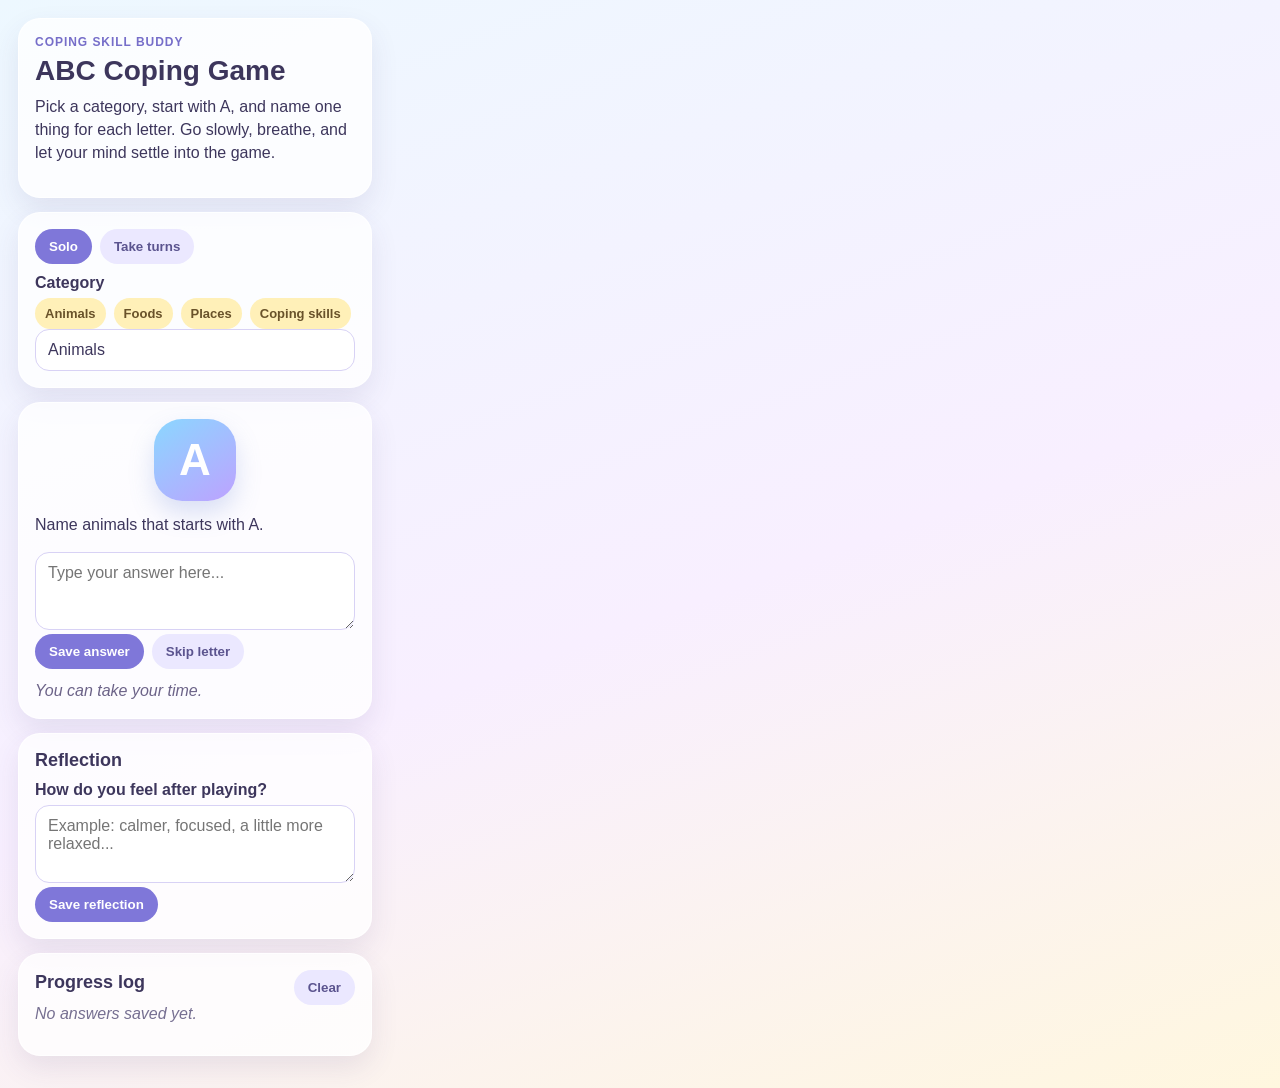
<file: abc-game-extension/popup.html>
<!DOCTYPE html>
<html lang="en">
<head>
  <meta charset="UTF-8" />
  <meta name="viewport" content="width=device-width, initial-scale=1.0" />
  <title>ABC Coping Game</title>
  <link rel="stylesheet" href="style.css" />
</head>
<body>
  <main class="app">
    <section class="hero">
      <p class="eyebrow">Coping Skill Buddy</p>
      <h1>ABC Coping Game</h1>
      <p class="intro">Pick a category, start with A, and name one thing for each letter. Go slowly, breathe, and let your mind settle into the game.</p>
    </section>

    <section class="controls" aria-label="Game controls">
      <div class="mode-row">
        <button class="mode-button active" data-mode="solo" type="button">Solo</button>
        <button class="mode-button" data-mode="turns" type="button">Take turns</button>
      </div>

      <label for="categoryInput">Category</label>
      <div class="category-buttons" aria-label="Quick category buttons">
        <button type="button" data-category="Animals">Animals</button>
        <button type="button" data-category="Foods">Foods</button>
        <button type="button" data-category="Places">Places</button>
        <button type="button" data-category="Coping skills">Coping skills</button>
      </div>
      <input id="categoryInput" type="text" value="Animals" />
    </section>

    <section class="game-card" aria-label="Current letter challenge">
      <div class="letter" id="currentLetter">A</div>
      <p id="promptText">Name an animal that starts with A.</p>
      <textarea id="answerInput" rows="3" placeholder="Type your answer here..."></textarea>
      <div class="actions">
        <button id="saveButton" type="button">Save answer</button>
        <button id="skipButton" class="secondary" type="button">Skip letter</button>
      </div>
      <p id="encouragement" class="encouragement" aria-live="polite">You can take your time.</p>
    </section>

    <section class="reflection" aria-label="Reflection panel">
      <h2>Reflection</h2>
      <label for="reflectionInput">How do you feel after playing?</label>
      <textarea id="reflectionInput" rows="3" placeholder="Example: calmer, focused, a little more relaxed..."></textarea>
      <button id="saveReflectionButton" type="button">Save reflection</button>
    </section>

    <section class="progress" aria-label="Progress log">
      <div class="progress-header">
        <h2>Progress log</h2>
        <button id="clearButton" class="secondary" type="button">Clear</button>
      </div>
      <div id="progressList" class="progress-list"></div>
    </section>
  </main>

  <script src="script.js"></script>
</body>
</html>
</file>
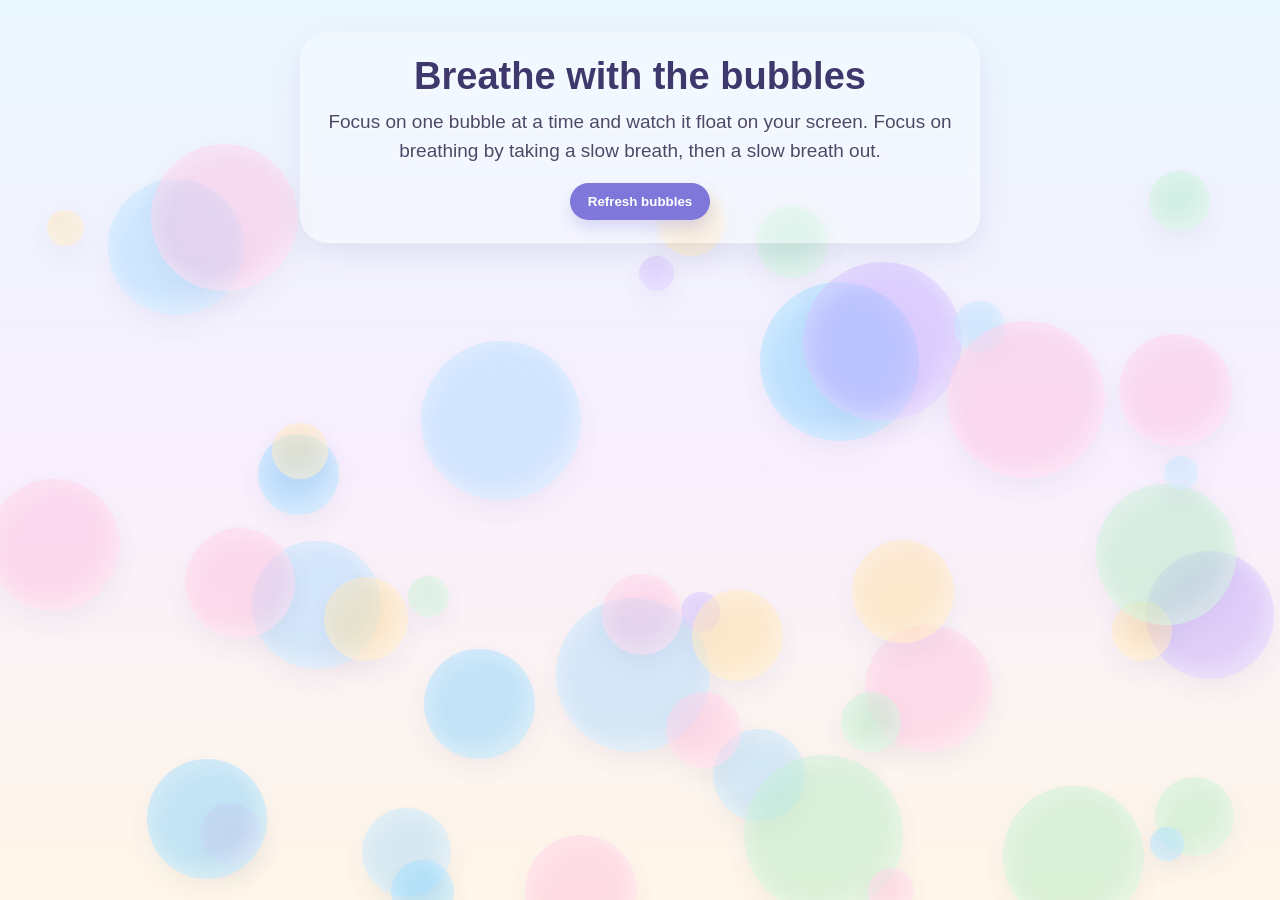
<file: coping-bubbles-extension/bubbles.html>
<!DOCTYPE html>
<html lang="en">
<head>
  <meta charset="UTF-8" />
  <meta name="viewport" content="width=device-width, initial-scale=1.0" />
  <title>Coping Bubbles</title>
  <link rel="stylesheet" href="style.css" />
</head>
<body>
  <main class="screen">
    <section class="calm-card" aria-label="Coping skill instructions">
      <h1>Breathe with the bubbles</h1>
      <p>Focus on one bubble at a time and watch it float on your screen. Focus on breathing by taking a slow breath, then a slow breath out.</p>
      <button id="resetButton" type="button">Refresh bubbles</button>
    </section>

    <div id="bubbleContainer" aria-hidden="true"></div>
  </main>

  <script src="script.js"></script>
</body>
</html>
</file>
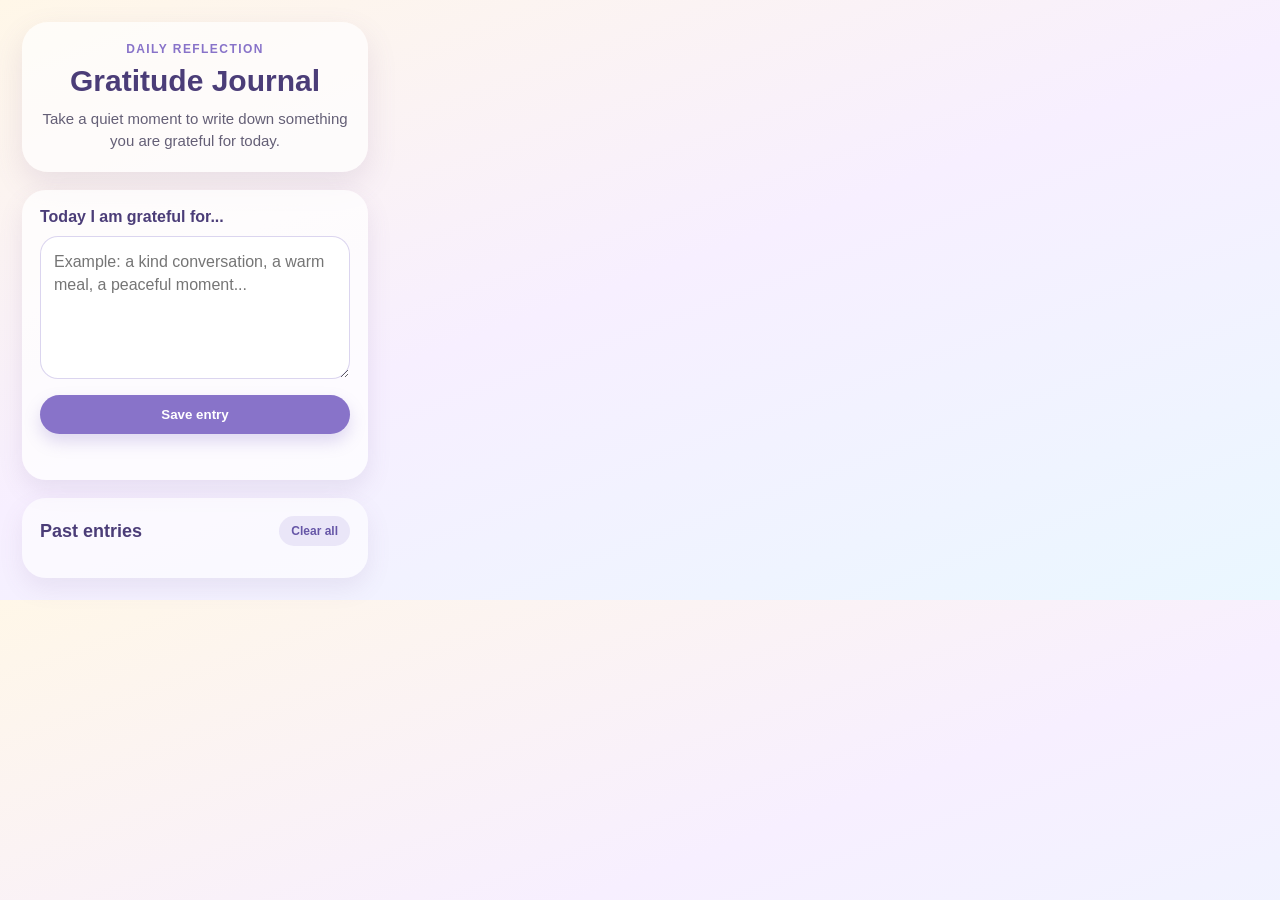
<file: gratitude-journal-extension/popup.html>
<!DOCTYPE html>
<html lang="en">
<head>
  <meta charset="UTF-8" />
  <meta name="viewport" content="width=device-width, initial-scale=1.0" />
  <title>Gratitude Journal</title>
  <link rel="stylesheet" href="style.css" />
</head>
<body>
  <main class="journal-card">
    <section class="header">
      <p class="eyebrow">Daily Reflection</p>
      <h1>Gratitude Journal</h1>
      <p class="instructions">Take a quiet moment to write down something you are grateful for today.</p>
    </section>

    <section class="entry-form" aria-label="Gratitude journal entry form">
      <label for="gratitudeInput">Today I am grateful for...</label>
      <textarea id="gratitudeInput" rows="5" placeholder="Example: a kind conversation, a warm meal, a peaceful moment..."></textarea>
      <button id="saveButton" type="button">Save entry</button>
      <p id="saveMessage" class="save-message" aria-live="polite"></p>
    </section>

    <section class="entries-section" aria-label="Saved gratitude entries">
      <div class="entries-header">
        <h2>Past entries</h2>
        <button id="clearButton" class="secondary-button" type="button">Clear all</button>
      </div>
      <div id="entriesList" class="entries-list"></div>
    </section>
  </main>

  <script src="script.js"></script>
</body>
</html>
</file>
<file: style.css>
* {
  box-sizing: border-box;
}

:root {
  color-scheme: light;
}

body {
  margin: 0;
  min-height: 100vh;
  font-family: Arial, Helvetica, sans-serif;
  color: #3f386c;
  background:
    radial-gradient(circle at 15% 18%, rgba(118, 205, 255, 0.28), transparent 30%),
    radial-gradient(circle at 82% 22%, rgba(255, 180, 217, 0.28), transparent 26%),
    radial-gradient(circle at 70% 85%, rgba(166, 232, 190, 0.28), transparent 28%),
    linear-gradient(180deg, #eaf7ff 0%, #f8efff 50%, #fff7e8 100%);
}

.hub {
  width: min(1040px, calc(100% - 36px));
  margin: 0 auto;
  padding: 56px 0;
}

.hero {
  text-align: center;
  margin-bottom: 34px;
}

.eyebrow {
  margin: 0 0 10px;
  color: #7f77d9;
  font-size: 0.82rem;
  font-weight: 800;
  letter-spacing: 0.12em;
  text-transform: uppercase;
}

h1 {
  margin: 0;
  font-size: clamp(2.25rem, 7vw, 4.75rem);
  line-height: 1;
}

.intro {
  max-width: 680px;
  margin: 18px auto 0;
  color: #5a5575;
  font-size: clamp(1rem, 2vw, 1.18rem);
  line-height: 1.6;
}

.tool-grid {
  display: grid;
  grid-template-columns: repeat(3, minmax(0, 1fr));
  gap: 20px;
}

.tool-card {
  display: flex;
  min-height: 300px;
  flex-direction: column;
  justify-content: space-between;
  gap: 14px;
  padding: 28px;
  border: 1px solid rgba(255, 255, 255, 0.55);
  border-radius: 32px;
  color: inherit;
  text-decoration: none;
  background: rgba(255, 255, 255, 0.62);
  box-shadow: 0 18px 45px rgba(91, 75, 138, 0.12);
  backdrop-filter: blur(8px);
  transition: transform 180ms ease, box-shadow 180ms ease, background 180ms ease;
}

.tool-card:hover,
.tool-card:focus-visible {
  transform: translateY(-5px);
  background: rgba(255, 255, 255, 0.76);
  box-shadow: 0 24px 60px rgba(91, 75, 138, 0.18);
  outline: none;
}

.icon {
  display: inline-flex;
  width: 72px;
  height: 72px;
  align-items: center;
  justify-content: center;
  border-radius: 24px;
  font-size: 1.7rem;
  font-weight: 900;
  background: rgba(127, 119, 217, 0.13);
}

.tool-card h2 {
  margin: auto 0 0;
  font-size: 1.55rem;
}

.tool-card p {
  margin: 0;
  color: #5a5575;
  line-height: 1.55;
}

.open-label {
  color: #665ed0;
  font-weight: 800;
}

.bubbles .icon {
  color: #4aaee8;
  background: rgba(118, 205, 255, 0.18);
}

.gratitude .icon {
  color: #d86aa1;
  background: rgba(255, 180, 217, 0.22);
}

.abc .icon {
  color: #6fae7f;
  background: rgba(166, 232, 190, 0.22);
  font-size: 1.25rem;
}

@media (max-width: 800px) {
  .tool-grid {
    grid-template-columns: 1fr;
  }

  .tool-card {
    min-height: 220px;
  }
}
</file>
<file: abc-game/style.css>
:root {
  --bg: #f7f4ef;
  --card: #ffffff;
  --text: #2f2a24;
  --muted: #6f675e;
  --accent: #7a9e7e;
  --accent-dark: #4f7354;
  --accent-soft: #e6f0e7;
  --border: #e7dfd4;
  --shadow: 0 12px 28px rgba(47, 42, 36, 0.12);
}

* { box-sizing: border-box; }

body {
  margin: 0;
  font-family: Arial, Helvetica, sans-serif;
  background: linear-gradient(160deg, #f7f4ef 0%, #edf4ee 100%);
  color: var(--text);
  min-height: 100vh;
  padding: 64px 18px 28px;
}

.home-link {
  position: fixed;
  top: 16px;
  left: 16px;
  z-index: 9999;
  display: inline-flex;
  align-items: center;
  padding: 10px 14px;
  border-radius: 999px;
  background: rgba(255, 255, 255, 0.92);
  color: var(--text);
  text-decoration: none;
  font-weight: 800;
  box-shadow: 0 8px 20px rgba(47, 42, 36, 0.14);
  border: 1px solid rgba(47, 42, 36, 0.1);
}

.app { width: min(100%, 980px); margin: 0 auto; }

.header {
  text-align: center;
  margin: 0 auto 18px;
  max-width: 720px;
}

.eyebrow {
  margin: 0 0 8px;
  color: var(--accent-dark);
  font-size: 0.84rem;
  font-weight: 800;
  letter-spacing: 0.08em;
  text-transform: uppercase;
}

.header h1 {
  margin: 0 0 10px;
  font-size: clamp(2rem, 7vw, 3rem);
  letter-spacing: -0.04em;
}

.header p {
  margin: 0;
  color: var(--muted);
  font-size: 1rem;
  line-height: 1.55;
}

.grid {
  display: grid;
  gap: 18px;
  grid-template-columns: minmax(0, 1.35fr) minmax(280px, 0.65fr);
  align-items: start;
}

.panel {
  background: var(--card);
  border: 1px solid var(--border);
  border-radius: 24px;
  box-shadow: var(--shadow);
  padding: 22px;
}

.panel-heading {
  display: flex;
  gap: 16px;
  align-items: center;
  justify-content: space-between;
  margin-bottom: 14px;
}

.panel h2 {
  margin: 0 0 6px;
  font-size: 1.35rem;
  letter-spacing: -0.02em;
}

.panel p {
  margin: 0;
  color: var(--muted);
  line-height: 1.5;
}

.letter {
  width: 74px;
  height: 74px;
  flex: 0 0 auto;
  border-radius: 24px;
  background: var(--accent-soft);
  color: var(--accent-dark);
  display: grid;
  place-items: center;
  font-size: 2rem;
  font-weight: 900;
  border: 1px solid #cfded1;
}

.controls,
.row {
  display: grid;
  grid-template-columns: repeat(3, 1fr);
  gap: 12px;
}

.field { margin: 14px 0; }

label {
  display: block;
  margin-bottom: 8px;
  font-weight: 800;
  font-size: 0.94rem;
}

input,
select,
textarea {
  width: 100%;
  border: 1px solid var(--border);
  border-radius: 14px;
  padding: 12px;
  font: inherit;
  color: var(--text);
  background: #fffdf9;
  outline: none;
}

input:focus,
select:focus,
textarea:focus {
  border-color: var(--accent);
  box-shadow: 0 0 0 3px rgba(122, 158, 126, 0.18);
}

textarea { min-height: 100px; resize: vertical; }

.chips {
  display: flex;
  flex-wrap: wrap;
  gap: 10px;
}

.chip {
  border: 1px solid var(--border);
  border-radius: 999px;
  background: #fffdf9;
  color: var(--text);
  padding: 10px 13px;
  cursor: pointer;
  font-weight: 700;
}

.chip.active,
.chip:hover {
  background: var(--accent-soft);
  color: var(--accent-dark);
  border-color: #cfded1;
}

.helper,
.guide-box,
.letter-box {
  border: 1px solid var(--border);
  border-radius: 18px;
  background: #fffdf9;
  padding: 14px;
  line-height: 1.5;
}

.helper { border-style: dashed; color: #51493f; }
.game-panel { display: grid; gap: 14px; margin-top: 16px; }
.guide-box strong { display: block; margin-bottom: 6px; color: var(--accent-dark); }
.letter-box p { margin-top: 6px; }

.actions {
  display: flex;
  flex-wrap: wrap;
  gap: 10px;
}

button {
  border: 0;
  border-radius: 14px;
  padding: 12px 14px;
  cursor: pointer;
  font-weight: 800;
  font-size: 0.95rem;
}

.primary { background: var(--accent); color: white; }
.primary:hover { background: var(--accent-dark); }
.secondary { background: #eee8df; color: var(--text); border: 1px solid var(--border); }

.status {
  display: none;
  margin-top: 4px;
  padding: 13px;
  border-radius: 16px;
  background: var(--accent-soft);
  color: var(--accent-dark);
  line-height: 1.45;
}
.status.show { display: block; }

.log {
  display: grid;
  gap: 10px;
  max-height: 320px;
  overflow: auto;
  padding-top: 12px;
  border-top: 1px solid var(--border);
}

.entry {
  border: 1px solid var(--border);
  border-radius: 14px;
  background: #fffdf9;
  padding: 11px 12px;
  line-height: 1.4;
}
.entry.user { border-left: 4px solid var(--accent); }
.entry.buddy { border-left: 4px solid #8aa9c2; }
.entry small { display: block; color: var(--muted); margin-bottom: 4px; }

@media (max-width: 820px) {
  .grid { grid-template-columns: 1fr; }
  .controls,
  .row { grid-template-columns: 1fr; }
}

@media (max-width: 600px) {
  body { padding-top: 72px; }
  .home-link { top: 10px; left: 10px; padding: 8px 11px; font-size: 0.84rem; }
  .panel { padding: 18px; }
  .panel-heading { align-items: flex-start; }
}
</file>
<file: coping-bubbles/style.css>
* {
  box-sizing: border-box;
}

html,
body {
  width: 100%;
  height: 100%;
  margin: 0;
  overflow: hidden;
  font-family: Arial, Helvetica, sans-serif;
  background: linear-gradient(180deg, #eaf7ff 0%, #f8efff 50%, #fff7e8 100%);
}

.screen {
  position: relative;
  width: 100vw;
  height: 100vh;
  min-height: 100vh;
  overflow: hidden;
}

.calm-card {
  position: relative;
  z-index: 2;
  width: min(680px, calc(100vw - 44px));
  margin: 32px auto 0;
  padding: 22px 24px;
  border-radius: 28px;
  background: rgba(255, 255, 255, 0.28);
  border: 1px solid rgba(255, 255, 255, 0.24);
  box-shadow: 0 12px 30px rgba(91, 75, 138, 0.10);
  backdrop-filter: blur(3px);
  text-align: center;
}

h1 {
  margin: 0 0 10px;
  color: #3f386c;
  font-size: clamp(24px, 4vw, 38px);
  text-shadow: 0 1px 4px rgba(255, 255, 255, 0.6);
}

p {
  margin: 0 0 18px;
  color: #4f4968;
  font-size: clamp(15px, 2vw, 19px);
  line-height: 1.5;
  text-shadow: 0 1px 4px rgba(255, 255, 255, 0.6);
}

button {
  border: 0;
  border-radius: 999px;
  padding: 11px 18px;
  background: #7f77d9;
  color: white;
  font-weight: 700;
  cursor: pointer;
  box-shadow: 0 8px 16px rgba(127, 119, 217, 0.25);
}

button:hover {
  background: #6c63c7;
}

#bubbleContainer {
  position: absolute;
  inset: 0;
  z-index: 1;
}

.bubble {
  position: absolute;
  border-radius: 50%;
  opacity: 0.7;
  filter: blur(0.2px);
  box-shadow: inset -8px -10px 18px rgba(255, 255, 255, 0.36),
    inset 8px 10px 18px rgba(255, 255, 255, 0.25),
    0 10px 24px rgba(97, 91, 140, 0.1);
  animation-name: floatAround, breatheGlow, slowSpin;
  animation-duration: var(--float-speed), var(--glow-speed), var(--spin-speed);
  animation-timing-function: ease-in-out, ease-in-out, linear;
  animation-iteration-count: infinite, infinite, infinite;
  animation-direction: alternate, alternate, normal;
}

@keyframes floatAround {
  from {
    transform: translate(0, 0) scale(1);
  }
  to {
    transform: translate(var(--move-x), var(--move-y)) scale(var(--scale));
  }
}

@keyframes breatheGlow {
  from {
    opacity: 0.48;
  }
  to {
    opacity: 0.86;
  }
}

@keyframes slowSpin {
  from {
    rotate: 0deg;
  }
  to {
    rotate: 360deg;
  }
}
</file>
<file: drawing-coloring/style.css>
.home-link {
  position: fixed;
  top: 16px;
  left: 16px;
  z-index: 9999;
  display: inline-flex;
  align-items: center;
  padding: 10px 14px;
  border-radius: 999px;
  background: rgba(255, 255, 255, 0.92);
  color: #4b3d78;
  text-decoration: none;
  font-weight: 800;
  box-shadow: 0 8px 20px rgba(91, 75, 138, 0.14);
  border: 1px solid rgba(91, 75, 138, 0.12);
}

* { box-sizing: border-box; }

html, body {
  margin: 0;
  min-height: 100%;
  font-family: Arial, Helvetica, sans-serif;
  color: #352f48;
  background: linear-gradient(160deg, #fff7e8 0%, #f5efff 48%, #eaf7ff 100%);
}

.app {
  width: min(1320px, calc(100vw - 32px));
  margin: 0 auto;
  padding: 72px 0 32px;
}

.hero {
  display: flex;
  justify-content: space-between;
  align-items: center;
  gap: 20px;
  padding: 24px;
  border-radius: 28px;
  background: rgba(255, 255, 255, 0.76);
  box-shadow: 0 16px 36px rgba(91, 75, 138, 0.14);
  margin-bottom: 20px;
}

.eyebrow {
  margin: 0 0 8px;
  color: #8873c9;
  font-size: 12px;
  font-weight: 800;
  letter-spacing: 0.12em;
  text-transform: uppercase;
}

h1, h2, p { margin-top: 0; }

h1 {
  margin-bottom: 10px;
  color: #4b3d78;
  font-size: clamp(28px, 4vw, 46px);
  line-height: 1.05;
}

.hero p {
  margin-bottom: 0;
  max-width: 740px;
  color: #5c5672;
  font-size: 17px;
  line-height: 1.5;
}

.workspace {
  display: grid;
  grid-template-columns: 310px minmax(0, 1fr);
  gap: 20px;
  align-items: start;
}

.toolbar, .canvas-panel {
  border-radius: 26px;
  background: rgba(255, 255, 255, 0.78);
  box-shadow: 0 14px 32px rgba(91, 75, 138, 0.12);
  border: 1px solid rgba(136, 115, 201, 0.16);
}

.toolbar {
  display: grid;
  gap: 16px;
  padding: 18px;
}

.tool-group { display: grid; gap: 8px; }

label, .calm-note strong {
  font-weight: 800;
  color: #4b3d78;
}

input[type="range"] { width: 100%; accent-color: #8873c9; }

input[type="color"] {
  width: 100%;
  height: 48px;
  border: 1px solid rgba(136, 115, 201, 0.32);
  border-radius: 14px;
  padding: 5px;
  background: white;
  cursor: pointer;
}

.hint, .calm-note p, #canvasHelp {
  margin-bottom: 0;
  color: #6e6780;
  font-size: 14px;
  line-height: 1.4;
}

.tool-buttons {
  display: grid;
  grid-template-columns: 1fr 1fr;
  gap: 10px;
}

.stamp-grid {
  display: grid;
  grid-template-columns: repeat(3, 1fr);
  gap: 10px;
}

button {
  border: 0;
  border-radius: 16px;
  padding: 12px 14px;
  background: #eee8ff;
  color: #4b3d78;
  font: inherit;
  font-weight: 800;
  cursor: pointer;
  transition: transform 120ms ease, background 120ms ease;
}

button:hover { background: #e0d8ff; }
button:active { transform: scale(0.98); }

button.active, .save-button {
  background: #8873c9;
  color: white;
  box-shadow: 0 8px 16px rgba(136, 115, 201, 0.24);
}

button.active:hover, .save-button:hover { background: #7563b7; }

.stamp-button {
  min-height: 52px;
  padding: 8px;
  font-size: 26px;
  line-height: 1;
}

.flower-icon { font-size: 30px; }

.save-button {
  white-space: nowrap;
  padding: 13px 18px;
}

.secondary-full { width: 100%; }

.calm-note {
  padding: 14px;
  border-radius: 18px;
  background: rgba(232, 246, 255, 0.78);
  border: 1px solid rgba(133, 199, 229, 0.28);
}

.canvas-panel {
  min-width: 0;
  padding: 18px;
}

.canvas-header {
  display: flex;
  justify-content: space-between;
  align-items: start;
  gap: 16px;
  margin-bottom: 14px;
}

.canvas-header h2 {
  margin-bottom: 6px;
  color: #4b3d78;
  font-size: 24px;
}

.mode-pill {
  flex: 0 0 auto;
  border-radius: 999px;
  padding: 9px 13px;
  background: #e9f7ee;
  color: #4d8f68;
  font-weight: 800;
  font-size: 13px;
}

.canvas-wrap {
  width: 100%;
  overflow: hidden;
  border: 2px solid rgba(136, 115, 201, 0.22);
  border-radius: 24px;
  background: white;
}

canvas {
  display: block;
  width: 100%;
  height: auto;
  min-height: 420px;
  touch-action: none;
  cursor: crosshair;
}

@media (max-width: 900px) {
  .hero { flex-direction: column; align-items: stretch; }
  .workspace { grid-template-columns: 1fr; }
  .toolbar { grid-template-columns: repeat(2, minmax(0, 1fr)); }
  .calm-note { grid-column: 1 / -1; }
}

@media (max-width: 620px) {
  .app { width: min(100vw - 18px, 1320px); padding-top: 72px; }
  .home-link { top: 10px; left: 10px; padding: 8px 11px; font-size: 0.84rem; }
  .hero, .toolbar, .canvas-panel { border-radius: 20px; }
  .toolbar { grid-template-columns: 1fr; }
  .canvas-header { flex-direction: column; }
  canvas { min-height: 360px; }
}
</file>
<file: gratitude-journal/style.css>
* {
  box-sizing: border-box;
}

html,
body {
  min-height: 100%;
  margin: 0;
}

body {
  font-family: Arial, Helvetica, sans-serif;
  color: #3f3852;
  background: linear-gradient(160deg, #fff7e8 0%, #f7efff 48%, #eaf7ff 100%);
}

.journal-card {
  width: min(720px, calc(100vw - 32px));
  margin: 0 auto;
  padding: 32px 0;
}

.header {
  padding: 24px;
  border-radius: 30px;
  background: rgba(255, 255, 255, 0.68);
  box-shadow: 0 12px 30px rgba(117, 91, 140, 0.14);
  text-align: center;
}

.eyebrow {
  margin: 0 0 8px;
  color: #8873c9;
  font-size: 12px;
  font-weight: 700;
  letter-spacing: 0.12em;
  text-transform: uppercase;
}

h1 {
  margin: 0 0 10px;
  color: #4b3d78;
  font-size: clamp(32px, 6vw, 52px);
}

.instructions {
  margin: 0;
  color: #645f76;
  font-size: clamp(16px, 2vw, 19px);
  line-height: 1.45;
}

.entry-form {
  margin-top: 20px;
  padding: 22px;
  border-radius: 28px;
  background: rgba(255, 255, 255, 0.76);
  box-shadow: 0 10px 24px rgba(117, 91, 140, 0.12);
}

label {
  display: block;
  margin-bottom: 10px;
  color: #4b3d78;
  font-weight: 700;
}

textarea {
  width: 100%;
  resize: vertical;
  min-height: 160px;
  padding: 14px;
  border: 1px solid rgba(136, 115, 201, 0.3);
  border-radius: 20px;
  color: #3f3852;
  background: rgba(255, 255, 255, 0.86);
  font: inherit;
  line-height: 1.45;
  outline: none;
}

textarea:focus {
  border-color: #8873c9;
  box-shadow: 0 0 0 3px rgba(136, 115, 201, 0.16);
}

button {
  width: 100%;
  margin-top: 14px;
  border: 0;
  border-radius: 999px;
  padding: 13px 18px;
  background: #8873c9;
  color: #ffffff;
  font-weight: 700;
  cursor: pointer;
  box-shadow: 0 8px 16px rgba(136, 115, 201, 0.25);
}

button:hover {
  background: #7563b7;
}

.save-message {
  min-height: 18px;
  margin: 10px 0 0;
  color: #4d8f68;
  font-size: 14px;
  text-align: center;
}

.entries-section {
  margin-top: 20px;
  padding: 22px;
  border-radius: 28px;
  background: rgba(255, 255, 255, 0.62);
  box-shadow: 0 10px 24px rgba(117, 91, 140, 0.1);
}

.entries-header {
  display: flex;
  align-items: center;
  justify-content: space-between;
  gap: 12px;
}

h2 {
  margin: 0;
  color: #4b3d78;
  font-size: 22px;
}

.secondary-button {
  width: auto;
  margin: 0;
  padding: 9px 13px;
  background: rgba(136, 115, 201, 0.14);
  color: #6656a7;
  box-shadow: none;
  font-size: 13px;
}

.secondary-button:hover {
  background: rgba(136, 115, 201, 0.22);
}

.entries-list {
  max-height: 340px;
  margin-top: 14px;
  overflow-y: auto;
  padding-right: 4px;
}

.entry {
  margin-bottom: 10px;
  padding: 15px;
  border-radius: 20px;
  background: rgba(255, 255, 255, 0.82);
  border: 1px solid rgba(136, 115, 201, 0.12);
}

.entry-date {
  margin: 0 0 6px;
  color: #8873c9;
  font-size: 12px;
  font-weight: 700;
}

.entry-text {
  margin: 0;
  color: #4e4863;
  font-size: 15px;
  line-height: 1.45;
  white-space: pre-wrap;
}

.empty-state {
  margin: 14px 0 0;
  color: #7b748d;
  font-size: 15px;
  line-height: 1.4;
  text-align: center;
}
</file>
<file: abc-game-extension/style.css>
* {
  box-sizing: border-box;
}

body {
  width: 390px;
  min-height: 600px;
  margin: 0;
  font-family: Arial, Helvetica, sans-serif;
  background: linear-gradient(160deg, #edf8ff 0%, #f8efff 55%, #fff7df 100%);
  color: #3d365c;
}

.app {
  padding: 18px;
}

.hero,
.controls,
.game-card,
.reflection,
.progress {
  background: rgba(255, 255, 255, 0.78);
  border: 1px solid rgba(255, 255, 255, 0.8);
  border-radius: 22px;
  padding: 16px;
  margin-bottom: 14px;
  box-shadow: 0 12px 28px rgba(73, 62, 120, 0.1);
}

.eyebrow {
  margin: 0 0 6px;
  color: #766ec9;
  font-size: 12px;
  font-weight: 700;
  letter-spacing: 0.08em;
  text-transform: uppercase;
}

h1,
h2,
p {
  margin-top: 0;
}

h1 {
  margin-bottom: 8px;
  font-size: 28px;
}

h2 {
  margin-bottom: 10px;
  font-size: 18px;
}

.intro,
#promptText,
.encouragement {
  line-height: 1.45;
}

label {
  display: block;
  margin: 10px 0 6px;
  font-weight: 700;
}

input,
textarea {
  width: 100%;
  border: 1px solid #d8d2f5;
  border-radius: 14px;
  padding: 11px 12px;
  color: #3d365c;
  font: inherit;
  outline: none;
  background: rgba(255, 255, 255, 0.9);
}

input:focus,
textarea:focus {
  border-color: #867be1;
  box-shadow: 0 0 0 3px rgba(134, 123, 225, 0.18);
}

button {
  border: 0;
  border-radius: 999px;
  padding: 10px 14px;
  background: #7f77d9;
  color: white;
  font-weight: 700;
  cursor: pointer;
}

button:hover {
  background: #6d64c8;
}

.secondary {
  background: #ebe8ff;
  color: #5b548f;
}

.secondary:hover {
  background: #ded9ff;
}

.mode-row,
.category-buttons,
.actions,
.progress-header {
  display: flex;
  gap: 8px;
  flex-wrap: wrap;
  align-items: center;
}

.mode-button {
  background: #ebe8ff;
  color: #5b548f;
}

.mode-button.active {
  background: #7f77d9;
  color: white;
}

.category-buttons button {
  background: #fff0b8;
  color: #69522a;
  padding: 8px 10px;
  font-size: 13px;
}

.letter {
  display: grid;
  place-items: center;
  width: 82px;
  height: 82px;
  margin: 0 auto 12px;
  border-radius: 28px;
  background: linear-gradient(145deg, #8bd7ff, #bda2ff);
  color: white;
  font-size: 44px;
  font-weight: 800;
  box-shadow: 0 12px 24px rgba(111, 139, 214, 0.25);
}

.encouragement {
  margin: 10px 0 0;
  color: #6c6388;
  font-style: italic;
}

.progress-header {
  justify-content: space-between;
}

.progress-list {
  display: grid;
  gap: 8px;
}

.entry {
  padding: 10px;
  border-radius: 14px;
  background: #f7f4ff;
  border: 1px solid #e9e4ff;
}

.entry strong {
  color: #655cc0;
}

.empty {
  color: #766f91;
  font-style: italic;
}
</file>
<file: coping-bubbles-extension/style.css>
* {
  box-sizing: border-box;
}

html,
body {
  width: 100%;
  height: 100%;
  margin: 0;
  overflow: hidden;
  font-family: Arial, Helvetica, sans-serif;
  background: linear-gradient(180deg, #eaf7ff 0%, #f8efff 50%, #fff7e8 100%);
}

.screen {
  position: relative;
  width: 100vw;
  height: 100vh;
  min-height: 100vh;
  overflow: hidden;
}

.calm-card {
  position: relative;
  z-index: 2;
  width: min(680px, calc(100vw - 44px));
  margin: 32px auto 0;
  padding: 22px 24px;
  border-radius: 28px;
  background: rgba(255, 255, 255, 0.28);
  border: 1px solid rgba(255, 255, 255, 0.24);
  box-shadow: 0 12px 30px rgba(91, 75, 138, 0.10);
  backdrop-filter: blur(3px);
  text-align: center;
}

h1 {
  margin: 0 0 10px;
  color: #3f386c;
  font-size: clamp(24px, 4vw, 38px);
  text-shadow: 0 1px 4px rgba(255, 255, 255, 0.6);
}

p {
  margin: 0 0 18px;
  color: #4f4968;
  font-size: clamp(15px, 2vw, 19px);
  line-height: 1.5;
  text-shadow: 0 1px 4px rgba(255, 255, 255, 0.6);
}

button {
  border: 0;
  border-radius: 999px;
  padding: 11px 18px;
  background: #7f77d9;
  color: white;
  font-weight: 700;
  cursor: pointer;
  box-shadow: 0 8px 16px rgba(127, 119, 217, 0.25);
}

button:hover {
  background: #6c63c7;
}

#bubbleContainer {
  position: absolute;
  inset: 0;
  z-index: 1;
}

.bubble {
  position: absolute;
  border-radius: 50%;
  opacity: 0.7;
  filter: blur(0.2px);
  box-shadow: inset -8px -10px 18px rgba(255, 255, 255, 0.36),
    inset 8px 10px 18px rgba(255, 255, 255, 0.25),
    0 10px 24px rgba(97, 91, 140, 0.1);
  animation-name: floatAround, breatheGlow, slowSpin;
  animation-duration: var(--float-speed), var(--glow-speed), var(--spin-speed);
  animation-timing-function: ease-in-out, ease-in-out, linear;
  animation-iteration-count: infinite, infinite, infinite;
  animation-direction: alternate, alternate, normal;
}

@keyframes floatAround {
  from {
    transform: translate(0, 0) scale(1);
  }
  to {
    transform: translate(var(--move-x), var(--move-y)) scale(var(--scale));
  }
}

@keyframes breatheGlow {
  from {
    opacity: 0.48;
  }
  to {
    opacity: 0.86;
  }
}

@keyframes slowSpin {
  from {
    rotate: 0deg;
  }
  to {
    rotate: 360deg;
  }
}
</file>
<file: gratitude-journal-extension/style.css>
* {
  box-sizing: border-box;
}

body {
  width: 390px;
  min-height: 560px;
  margin: 0;
  font-family: Arial, Helvetica, sans-serif;
  color: #3f3852;
  background: linear-gradient(160deg, #fff7e8 0%, #f7efff 48%, #eaf7ff 100%);
}

.journal-card {
  padding: 22px;
}

.header {
  padding: 20px;
  border-radius: 26px;
  background: rgba(255, 255, 255, 0.68);
  box-shadow: 0 12px 30px rgba(117, 91, 140, 0.14);
  text-align: center;
}

.eyebrow {
  margin: 0 0 8px;
  color: #8873c9;
  font-size: 12px;
  font-weight: 700;
  letter-spacing: 0.12em;
  text-transform: uppercase;
}

h1 {
  margin: 0 0 10px;
  color: #4b3d78;
  font-size: 30px;
}

.instructions {
  margin: 0;
  color: #645f76;
  font-size: 15px;
  line-height: 1.45;
}

.entry-form {
  margin-top: 18px;
  padding: 18px;
  border-radius: 24px;
  background: rgba(255, 255, 255, 0.76);
  box-shadow: 0 10px 24px rgba(117, 91, 140, 0.12);
}

label {
  display: block;
  margin-bottom: 10px;
  color: #4b3d78;
  font-weight: 700;
}

textarea {
  width: 100%;
  resize: vertical;
  min-height: 120px;
  padding: 13px;
  border: 1px solid rgba(136, 115, 201, 0.3);
  border-radius: 18px;
  color: #3f3852;
  background: rgba(255, 255, 255, 0.86);
  font: inherit;
  line-height: 1.45;
  outline: none;
}

textarea:focus {
  border-color: #8873c9;
  box-shadow: 0 0 0 3px rgba(136, 115, 201, 0.16);
}

button {
  width: 100%;
  margin-top: 12px;
  border: 0;
  border-radius: 999px;
  padding: 12px 16px;
  background: #8873c9;
  color: #ffffff;
  font-weight: 700;
  cursor: pointer;
  box-shadow: 0 8px 16px rgba(136, 115, 201, 0.25);
}

button:hover {
  background: #7563b7;
}

.save-message {
  min-height: 18px;
  margin: 10px 0 0;
  color: #4d8f68;
  font-size: 13px;
  text-align: center;
}

.entries-section {
  margin-top: 18px;
  padding: 18px;
  border-radius: 24px;
  background: rgba(255, 255, 255, 0.62);
  box-shadow: 0 10px 24px rgba(117, 91, 140, 0.1);
}

.entries-header {
  display: flex;
  align-items: center;
  justify-content: space-between;
  gap: 12px;
}

h2 {
  margin: 0;
  color: #4b3d78;
  font-size: 18px;
}

.secondary-button {
  width: auto;
  margin: 0;
  padding: 8px 12px;
  background: rgba(136, 115, 201, 0.14);
  color: #6656a7;
  box-shadow: none;
  font-size: 12px;
}

.secondary-button:hover {
  background: rgba(136, 115, 201, 0.22);
}

.entries-list {
  max-height: 210px;
  margin-top: 14px;
  overflow-y: auto;
  padding-right: 4px;
}

.entry {
  margin-bottom: 10px;
  padding: 13px;
  border-radius: 18px;
  background: rgba(255, 255, 255, 0.82);
  border: 1px solid rgba(136, 115, 201, 0.12);
}

.entry-date {
  margin: 0 0 6px;
  color: #8873c9;
  font-size: 12px;
  font-weight: 700;
}

.entry-text {
  margin: 0;
  color: #4e4863;
  font-size: 14px;
  line-height: 1.4;
  white-space: pre-wrap;
}

.empty-state {
  margin: 14px 0 0;
  color: #7b748d;
  font-size: 14px;
  line-height: 1.4;
  text-align: center;
}
</file>
